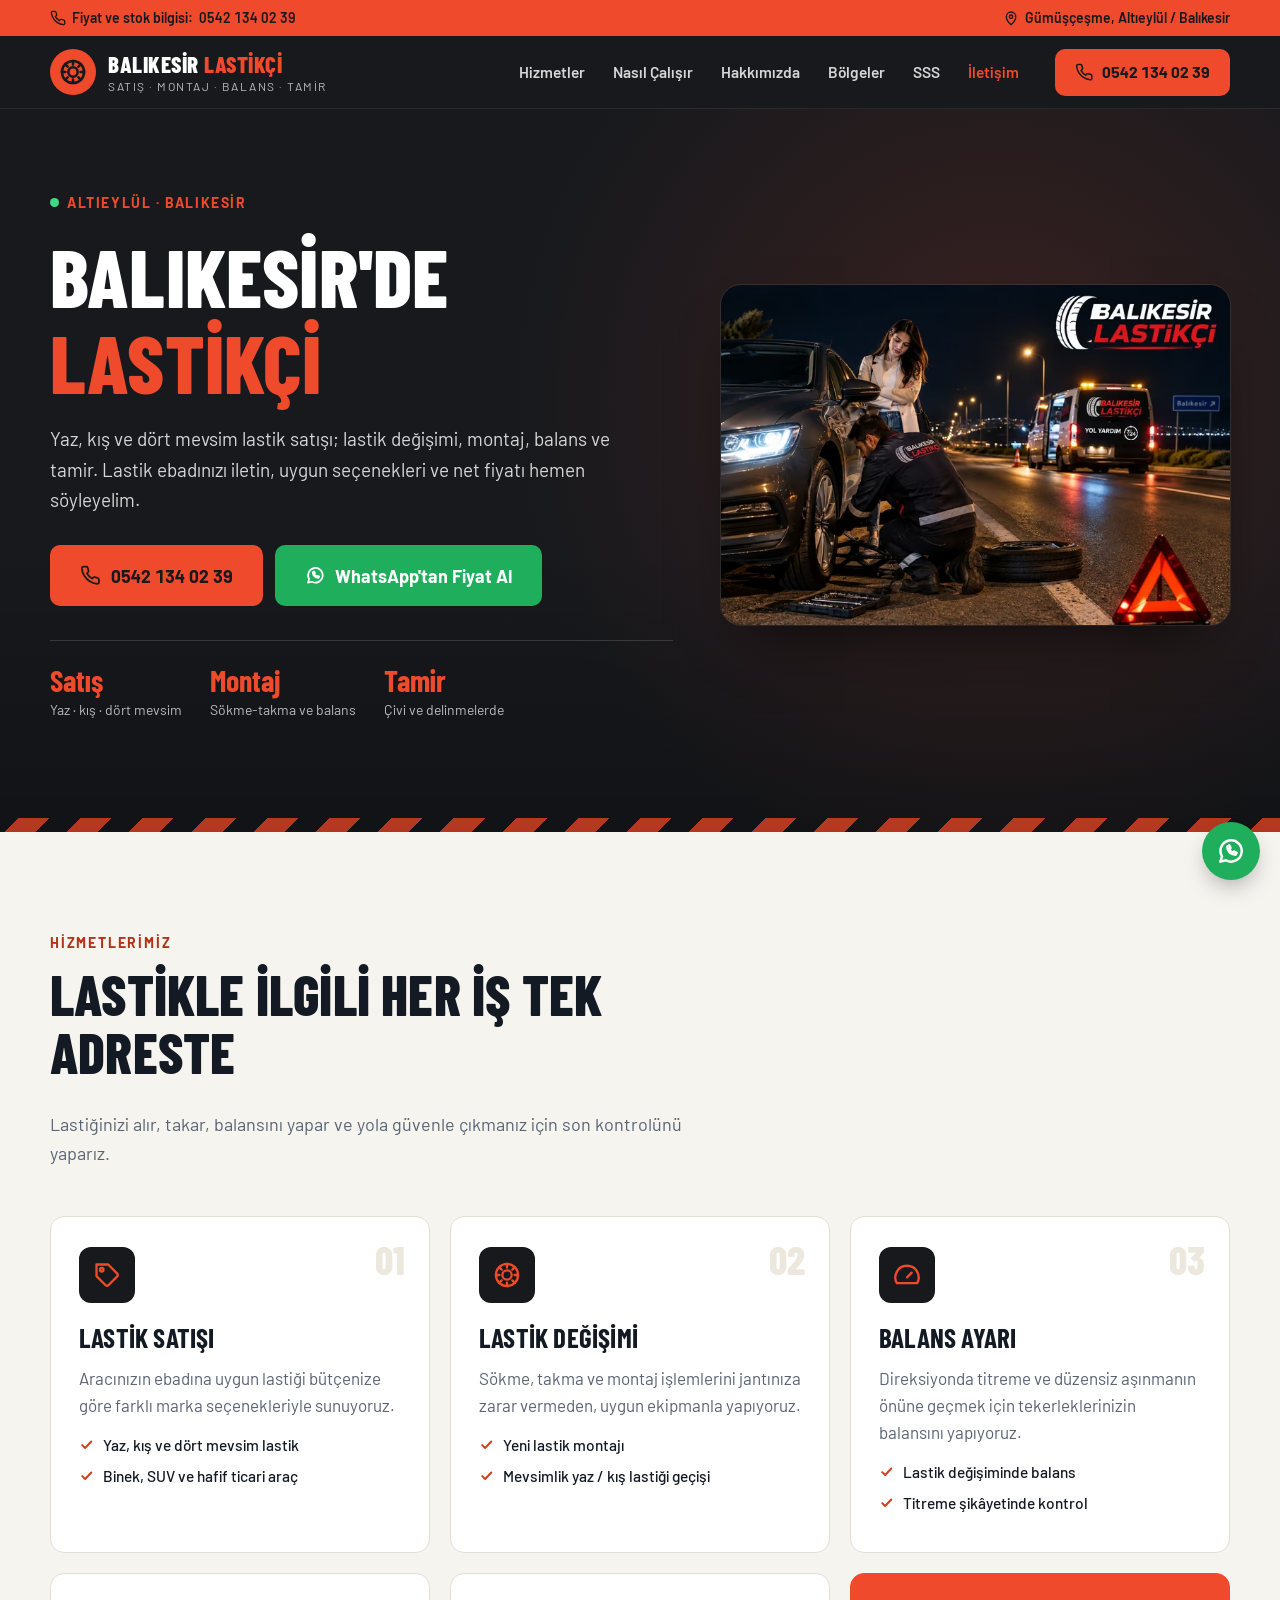
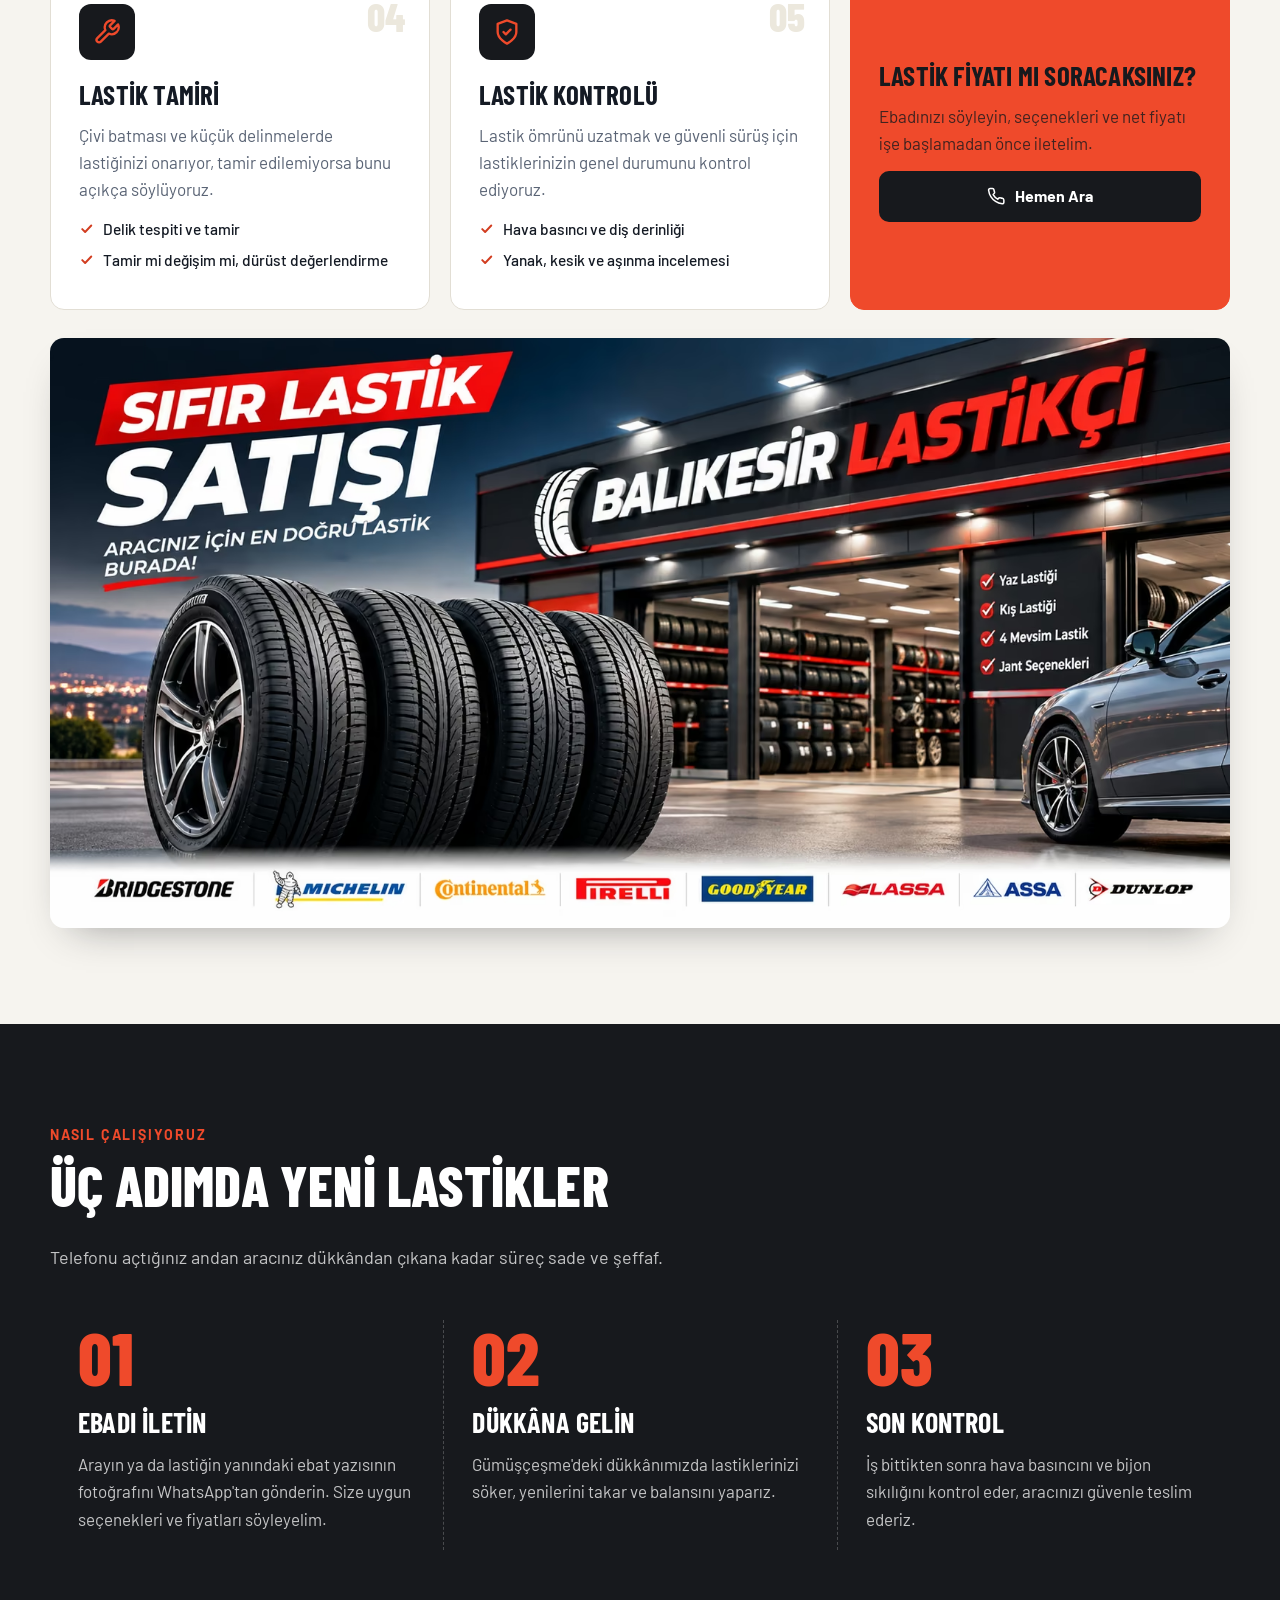
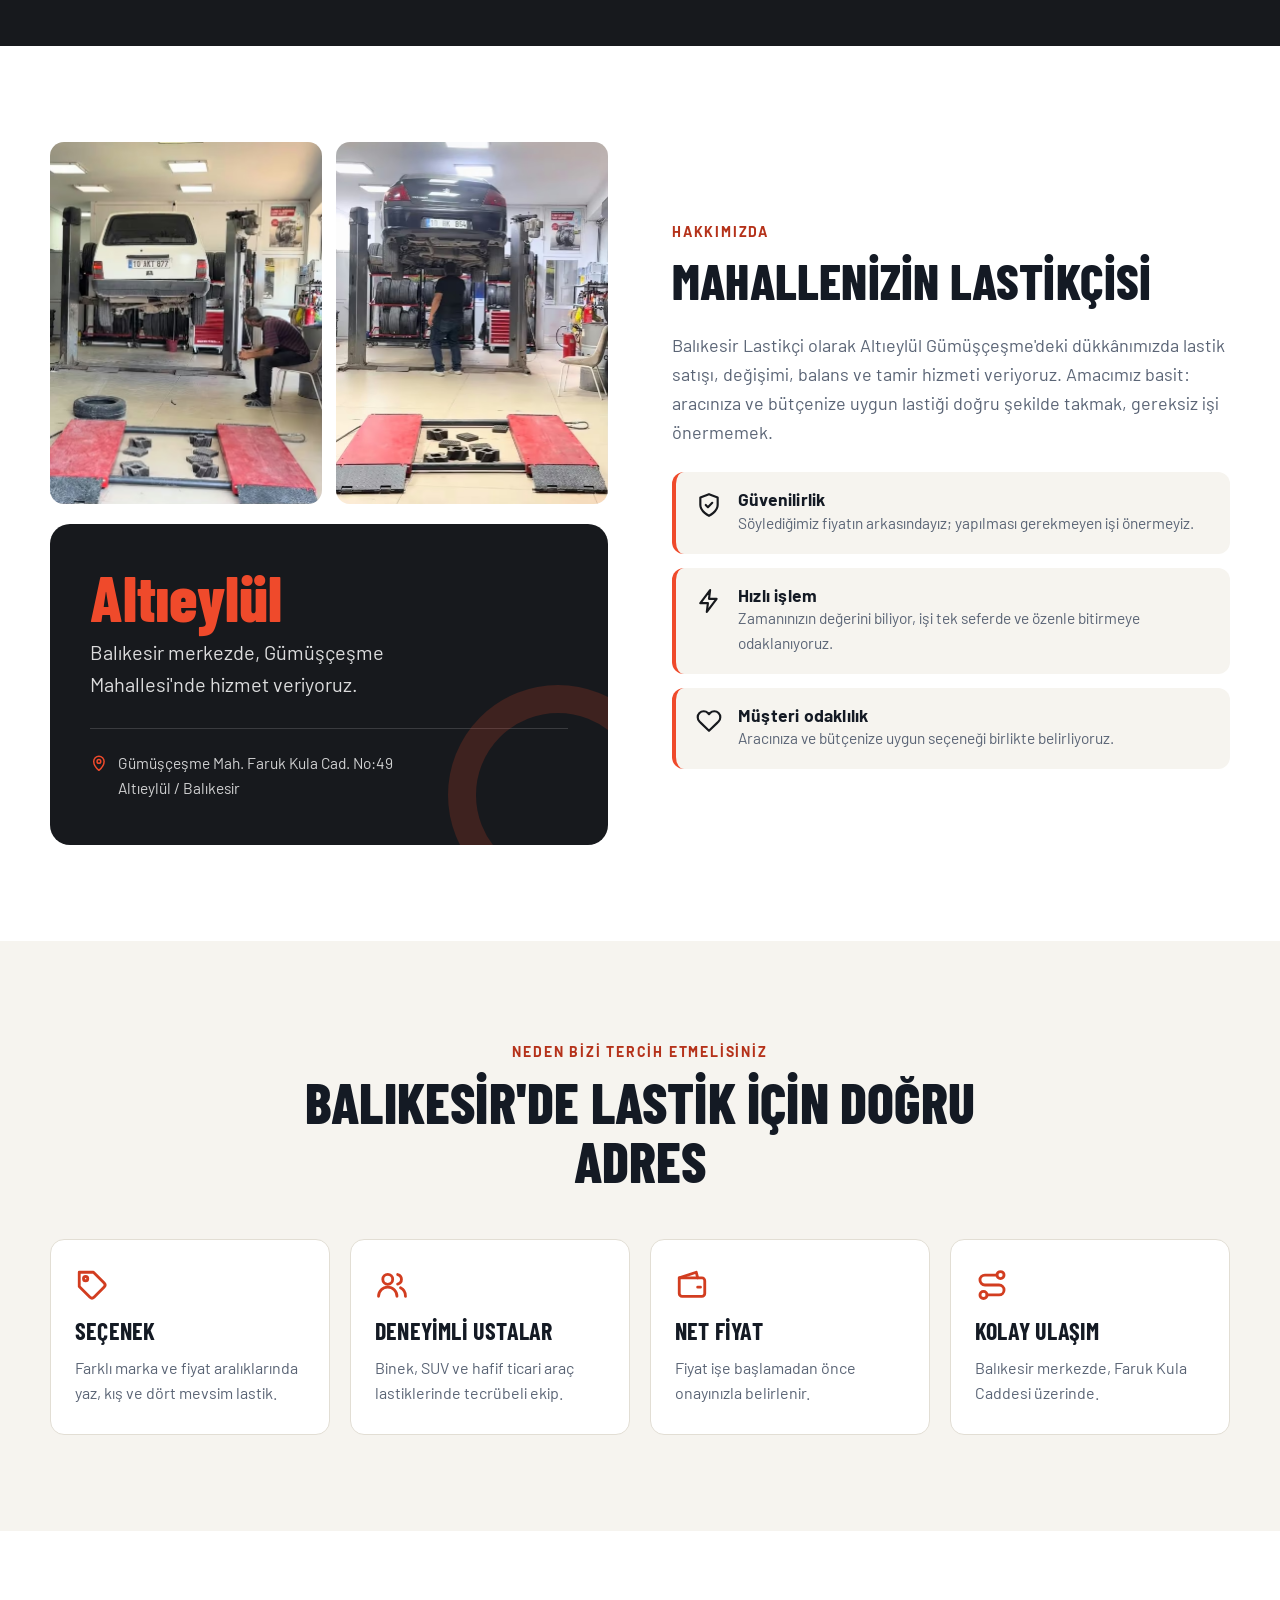
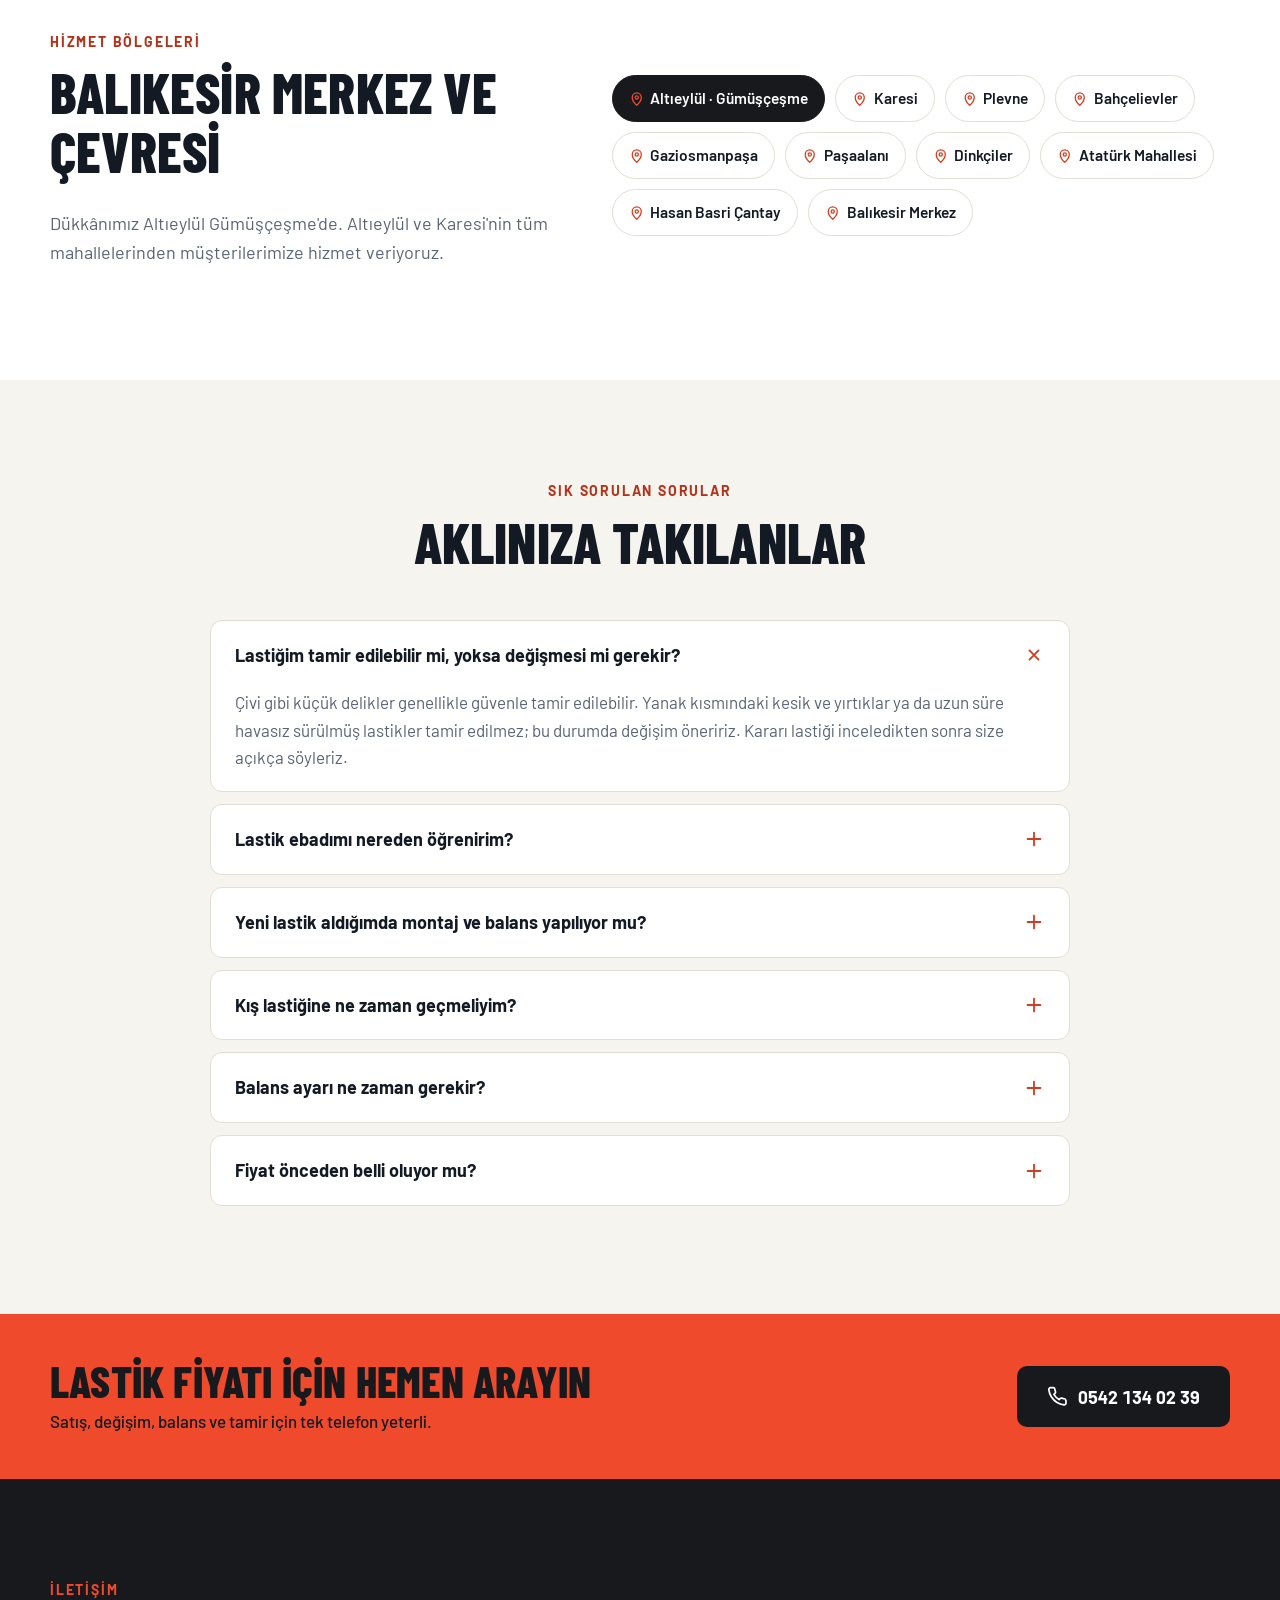
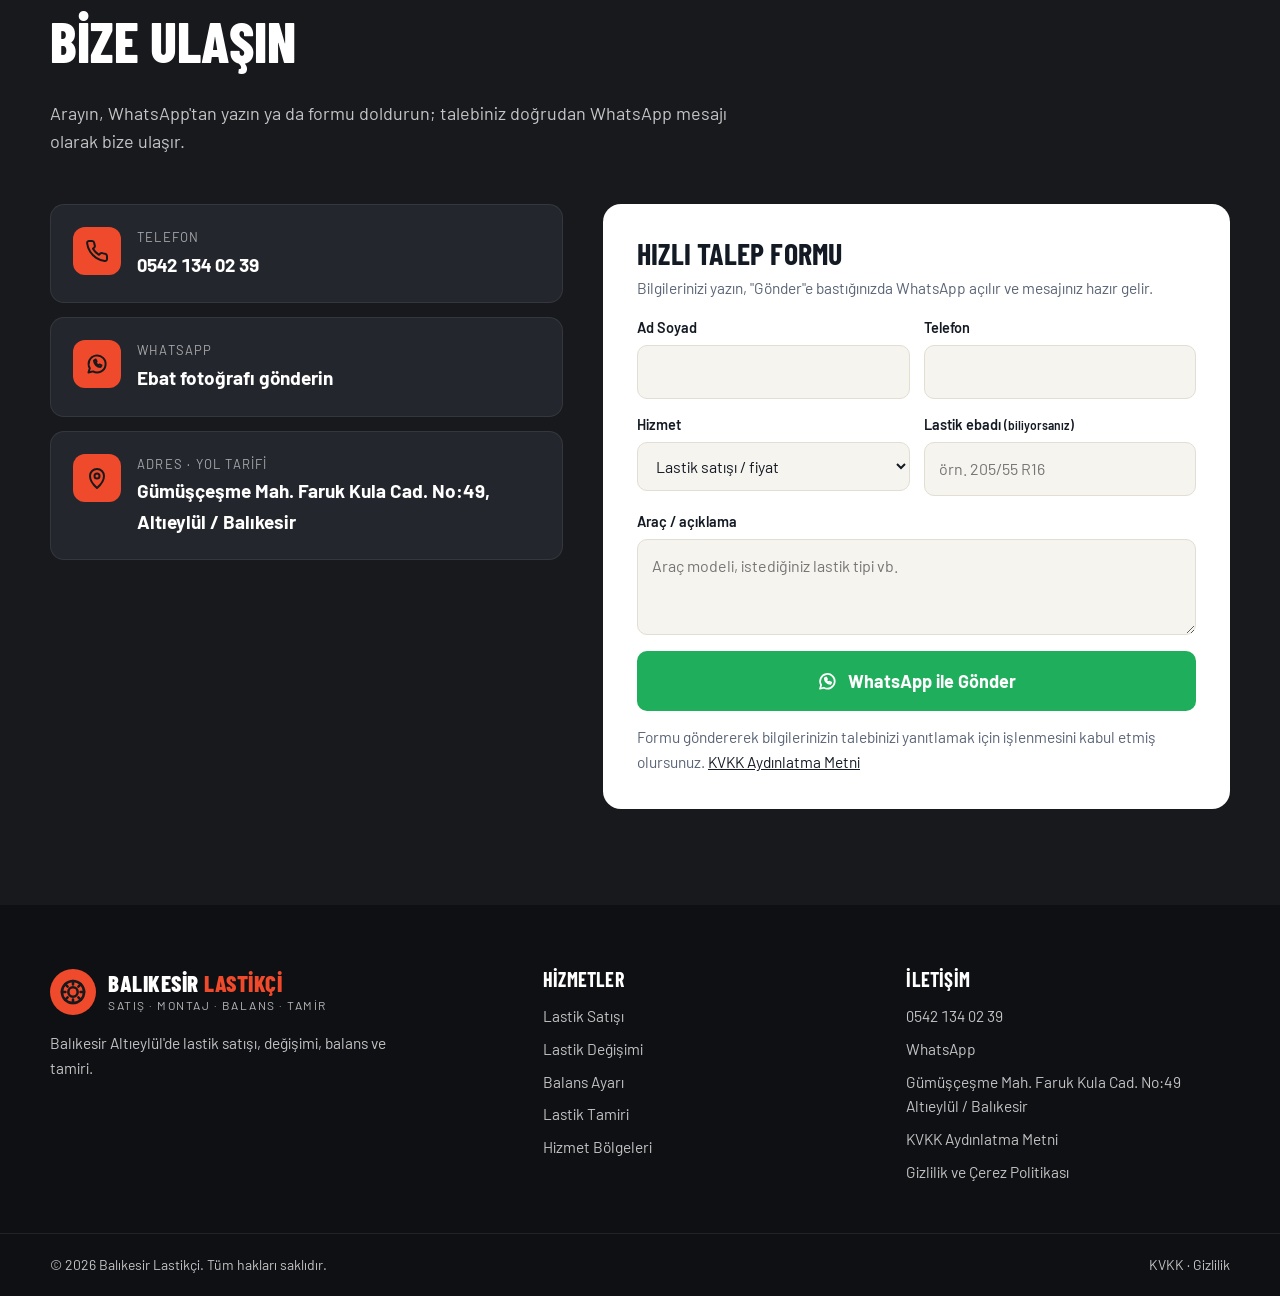
<file: index.html>
<!DOCTYPE html>
<html lang="tr">
<head>
<meta charset="UTF-8">
<!-- Google Tag Manager -->
<script>(function(w,d,s,l,i){w[l]=w[l]||[];w[l].push({'gtm.start':
new Date().getTime(),event:'gtm.js'});var f=d.getElementsByTagName(s)[0],
j=d.createElement(s),dl=l!='dataLayer'?'&l='+l:'';j.async=true;j.src=
'https://www.googletagmanager.com/gtm.js?id='+i+dl;f.parentNode.insertBefore(j,f);
})(window,document,'script','dataLayer','GTM-PXCJHRDJ');</script>
<!-- End Google Tag Manager -->
<meta name="viewport" content="width=device-width, initial-scale=1.0">
<title>Balıkesir Lastikçi | Lastik Satışı, Değişimi, Tamiri ve Balans – Altıeylül</title>
<meta name="description" content="Balıkesir Altıeylül'de lastikçi: yaz, kış ve dört mevsim lastik satışı, lastik değişimi, montaj, balans ve lastik tamiri. Gümüşçeşme Mah. Faruk Kula Cad. No:49. ☎ 0542 134 02 39">
<link rel="canonical" href="https://otolastik724.com.tr/">
<meta name="robots" content="index, follow, max-image-preview:large">
<meta name="geo.region" content="TR-10">
<meta name="geo.placename" content="Altıeylül, Balıkesir">
<meta property="og:type" content="website">
<meta property="og:locale" content="tr_TR">
<meta property="og:site_name" content="Balıkesir Lastikçi">
<meta property="og:title" content="Balıkesir Lastikçi | Lastik Satışı, Değişimi, Tamiri ve Balans">
<meta property="og:description" content="Altıeylül Gümüşçeşme'de lastik satışı, değişimi, balans ve tamiri. ☎ 0542 134 02 39">
<meta property="og:url" content="https://otolastik724.com.tr/">
<meta property="og:image" content="https://otolastik724.com.tr/assets/img/og-image.jpg">
<meta property="og:image:width" content="1200">
<meta property="og:image:height" content="630">
<meta name="twitter:card" content="summary_large_image">
<meta name="theme-color" content="#17191d">
<link rel="icon" href="assets/img/favicon.svg" type="image/svg+xml">
<link rel="preconnect" href="https://fonts.googleapis.com">
<link rel="preconnect" href="https://fonts.gstatic.com" crossorigin>
<link href="https://fonts.googleapis.com/css2?family=Barlow:wght@400;500;600;700&family=Barlow+Condensed:wght@600;700;800&display=swap" rel="stylesheet">
<link rel="stylesheet" href="assets/css/style.css">
<script type="application/ld+json">
{
  "@context": "https://schema.org",
  "@graph": [
    {
      "@type": ["TireShop", "AutoRepair"],
      "@id": "https://otolastik724.com.tr/#isletme",
      "name": "Balıkesir Lastikçi",
      "description": "Balıkesir Altıeylül'de lastik satışı, lastik değişimi ve montajı, balans ayarı ve lastik tamiri.",
      "url": "https://otolastik724.com.tr/",
      "telephone": "+90-542-134-02-39",
      "image": "https://otolastik724.com.tr/assets/img/og-image.jpg",
      "logo": "https://otolastik724.com.tr/assets/img/favicon.svg",
      "priceRange": "₺₺",
      "address": {
        "@type": "PostalAddress",
        "streetAddress": "Gümüşçeşme Mahallesi Faruk Kula Caddesi No:49",
        "addressLocality": "Altıeylül",
        "addressRegion": "Balıkesir",
        "addressCountry": "TR"
      },
      "hasMap": "https://www.google.com/maps/search/?api=1&query=G%C3%BCm%C3%BC%C5%9F%C3%A7e%C5%9Fme%20Mah.%20Faruk%20Kula%20Cad.%20No%3A49%20Alt%C4%B1eyl%C3%BCl%20Bal%C4%B1kesir",
      "areaServed": [
        {"@type": "City", "name": "Balıkesir"},
        {"@type": "AdministrativeArea", "name": "Altıeylül"},
        {"@type": "AdministrativeArea", "name": "Karesi"}
      ],
      "hasOfferCatalog": {
        "@type": "OfferCatalog",
        "name": "Lastik hizmetleri",
        "itemListElement": [
          {"@type": "Offer", "itemOffered": {"@type": "Service", "name": "Lastik satışı"}},
          {"@type": "Offer", "itemOffered": {"@type": "Service", "name": "Lastik değişimi ve montajı"}},
          {"@type": "Offer", "itemOffered": {"@type": "Service", "name": "Balans ayarı"}},
          {"@type": "Offer", "itemOffered": {"@type": "Service", "name": "Lastik tamiri"}},
          {"@type": "Offer", "itemOffered": {"@type": "Service", "name": "Mevsimlik lastik değişimi"}},
          {"@type": "Offer", "itemOffered": {"@type": "Service", "name": "Lastik kontrolü"}}
        ]
      }
    },
    {
      "@type": "WebSite",
      "@id": "https://otolastik724.com.tr/#site",
      "url": "https://otolastik724.com.tr/",
      "name": "Balıkesir Lastikçi",
      "inLanguage": "tr-TR",
      "publisher": {"@id": "https://otolastik724.com.tr/#isletme"}
    },
    {
      "@type": "FAQPage",
      "mainEntity": [
        {"@type": "Question", "name": "Lastiğim tamir edilebilir mi, yoksa değişmesi mi gerekir?", "acceptedAnswer": {"@type": "Answer", "text": "Çivi gibi küçük delikler genellikle güvenle tamir edilebilir. Yanak kısmındaki kesik ve yırtıklar ya da uzun süre havasız sürülmüş lastikler tamir edilmez; bu durumda değişim öneririz. Kararı lastiği inceledikten sonra size açıkça söyleriz."}},
        {"@type": "Question", "name": "Lastik ebadımı nereden öğrenirim?", "acceptedAnswer": {"@type": "Answer", "text": "Ebat, lastiğin yan yüzeyinde yazar; örneğin 205/55 R16 91V. Bu yazının fotoğrafını WhatsApp'tan göndermeniz yeterlidir; uygun seçenekleri ve fiyatları size iletelim."}},
        {"@type": "Question", "name": "Yeni lastik aldığımda montaj ve balans yapılıyor mu?", "acceptedAnswer": {"@type": "Answer", "text": "Evet. Aldığınız lastiğin sökme-takma, montaj ve balans işlemlerini dükkânımızda yapıyoruz."}},
        {"@type": "Question", "name": "Kış lastiğine ne zaman geçmeliyim?", "acceptedAnswer": {"@type": "Answer", "text": "Hava sıcaklığı düzenli olarak 7 °C'nin altına düşmeye başladığında kış lastiğine geçmeniz önerilir. Ticari araçlar için yasal kış lastiği zorunluluğu da bu döneme denk gelir."}},
        {"@type": "Question", "name": "Balans ayarı ne zaman gerekir?", "acceptedAnswer": {"@type": "Answer", "text": "Lastik değişiminde, tamirden sonra veya belirli hızlarda direksiyonda titreme hissettiğinizde balans yaptırmanız gerekir."}},
        {"@type": "Question", "name": "Fiyat önceden belli oluyor mu?", "acceptedAnswer": {"@type": "Answer", "text": "Evet. Lastik ebadını ve yapılacak işi öğrendikten sonra fiyatı telefonda ya da WhatsApp'tan söylüyoruz; işe başlamadan önce onayınızı alıyoruz."}}
      ]
    }
  ]
}
</script>
</head>
<body>
<!-- Google Tag Manager (noscript) -->
<noscript><iframe src="https://www.googletagmanager.com/ns.html?id=GTM-PXCJHRDJ"
height="0" width="0" style="display:none;visibility:hidden"></iframe></noscript>
<!-- End Google Tag Manager (noscript) -->
<a href="#icerik" class="skip">İçeriğe atla</a>

<div class="topbar">
  <div class="container">
    <span><svg class="ic" aria-hidden="true"><use href="assets/img/icons.svg#i-phone"/></svg> Fiyat ve stok bilgisi: <a href="tel:+905421340239" class="num">0542 134 02 39</a></span>
    <span class="t-hide"><svg class="ic" aria-hidden="true"><use href="assets/img/icons.svg#i-pin"/></svg> Gümüşçeşme, Altıeylül / Balıkesir</span>
  </div>
</div>

<header class="header" id="header">
  <div class="container header__inner">
    <a href="#anasayfa" class="logo" aria-label="Balıkesir Lastikçi anasayfa">
      <span class="logo__mark" aria-hidden="true"><svg class="ic"><use href="assets/img/icons.svg#i-tire"/></svg></span>
      <span class="logo__text"><span class="logo__name">BALIKESİR <span>LASTİKÇİ</span></span><span class="logo__sub">Satış · Montaj · Balans · Tamir</span></span>
    </a>
    <nav class="nav" id="nav" aria-label="Ana menü">
      <ul class="nav__list">
        <li><a href="#hizmetler" class="nav__link">Hizmetler</a></li>
        <li><a href="#surec" class="nav__link">Nasıl Çalışır</a></li>
        <li><a href="#hakkimizda" class="nav__link">Hakkımızda</a></li>
        <li><a href="#bolgeler" class="nav__link">Bölgeler</a></li>
        <li><a href="#sss" class="nav__link">SSS</a></li>
        <li><a href="#iletisim" class="nav__link">İletişim</a></li>
      </ul>
      <div class="nav__mobile-cta">
        <a href="tel:+905421340239" class="btn btn--yellow btn--block"><svg class="ic" aria-hidden="true"><use href="assets/img/icons.svg#i-phone"/></svg> 0542 134 02 39</a>
        <a href="https://wa.me/905421340239?text=Merhaba%2C%20lastik%20i%C3%A7in%20bilgi%20almak%20istiyorum." target="_blank" rel="noopener" class="btn btn--wa btn--block"><svg class="ic" aria-hidden="true"><use href="assets/img/icons.svg#i-wa"/></svg> WhatsApp'tan Yazın</a>
      </div>
    </nav>
    <a href="tel:+905421340239" class="btn btn--yellow header__cta"><svg class="ic" aria-hidden="true"><use href="assets/img/icons.svg#i-phone"/></svg> <span class="num">0542 134 02 39</span></a>
    <button class="hamburger" id="hamburger" aria-label="Menüyü aç/kapat" aria-expanded="false" aria-controls="nav"><svg class="ic ic--menu" aria-hidden="true"><use href="assets/img/icons.svg#i-menu"/></svg><svg class="ic ic--close" aria-hidden="true"><use href="assets/img/icons.svg#i-close"/></svg></button>
  </div>
</header>

<main id="icerik">

<!-- 1. Hero -->
<section class="hero" id="anasayfa">
  <div class="container hero__inner">
    <div>
      <span class="eyebrow"><span class="dot" aria-hidden="true"></span> Altıeylül · Balıkesir</span>
      <h1>Balıkesir'de <em>lastikçi</em></h1>
      <p class="hero__lead">Yaz, kış ve dört mevsim lastik satışı; lastik değişimi, montaj, balans ve tamir. Lastik ebadınızı iletin, uygun seçenekleri ve net fiyatı hemen söyleyelim.</p>
      <div class="hero__actions">
        <a href="tel:+905421340239" class="btn btn--yellow btn--lg"><svg class="ic" aria-hidden="true"><use href="assets/img/icons.svg#i-phone"/></svg> <span class="num">0542 134 02 39</span></a>
        <a href="https://wa.me/905421340239?text=Merhaba%2C%20lastik%20fiyat%C4%B1%20almak%20istiyorum.%20Ebat%3A" target="_blank" rel="noopener" class="btn btn--wa btn--lg"><svg class="ic" aria-hidden="true"><use href="assets/img/icons.svg#i-wa"/></svg> WhatsApp'tan Fiyat Al</a>
      </div>
      <ul class="hero__facts">
        <li><strong>Satış</strong><span>Yaz · kış · dört mevsim</span></li>
        <li><strong>Montaj</strong><span>Sökme-takma ve balans</span></li>
        <li><strong>Tamir</strong><span>Çivi ve delinmelerde</span></li>
      </ul>
    </div>
    <div class="hero__art">
      <img src="assets/img/balikesir-lastikci-yol-yardim.avif" srcset="assets/img/balikesir-lastikci-yol-yardim-720.avif 720w, assets/img/balikesir-lastikci-yol-yardim.avif 1200w" sizes="(max-width: 900px) 100vw, 520px" width="1200" height="800" alt="Balıkesir Lastikçi ustası gece yol kenarında aracın lastiğini değiştiriyor" fetchpriority="high">
    </div>
  </div>
  <div class="stripe" aria-hidden="true"></div>
</section>

<!-- 2. Hizmetler -->
<section class="section" id="hizmetler">
  <div class="container">
    <div class="section__head reveal">
      <span class="kicker">Hizmetlerimiz</span>
      <h2>Lastikle ilgili her iş tek adreste</h2>
      <p>Lastiğinizi alır, takar, balansını yapar ve yola güvenle çıkmanız için son kontrolünü yaparız.</p>
    </div>
    <div class="services">
      <article class="service reveal">
        <span class="service__no" aria-hidden="true">01</span>
        <span class="service__ic"><svg class="ic" aria-hidden="true"><use href="assets/img/icons.svg#i-tag"/></svg></span>
        <h3>Lastik Satışı</h3>
        <p>Aracınızın ebadına uygun lastiği bütçenize göre farklı marka seçenekleriyle sunuyoruz.</p>
        <ul>
          <li><svg class="ic" aria-hidden="true"><use href="assets/img/icons.svg#i-check"/></svg> Yaz, kış ve dört mevsim lastik</li>
          <li><svg class="ic" aria-hidden="true"><use href="assets/img/icons.svg#i-check"/></svg> Binek, SUV ve hafif ticari araç</li>
        </ul>
      </article>
      <article class="service reveal">
        <span class="service__no" aria-hidden="true">02</span>
        <span class="service__ic"><svg class="ic" aria-hidden="true"><use href="assets/img/icons.svg#i-tire"/></svg></span>
        <h3>Lastik Değişimi</h3>
        <p>Sökme, takma ve montaj işlemlerini jantınıza zarar vermeden, uygun ekipmanla yapıyoruz.</p>
        <ul>
          <li><svg class="ic" aria-hidden="true"><use href="assets/img/icons.svg#i-check"/></svg> Yeni lastik montajı</li>
          <li><svg class="ic" aria-hidden="true"><use href="assets/img/icons.svg#i-check"/></svg> Mevsimlik yaz / kış lastiği geçişi</li>
        </ul>
      </article>
      <article class="service reveal">
        <span class="service__no" aria-hidden="true">03</span>
        <span class="service__ic"><svg class="ic" aria-hidden="true"><use href="assets/img/icons.svg#i-gauge"/></svg></span>
        <h3>Balans Ayarı</h3>
        <p>Direksiyonda titreme ve düzensiz aşınmanın önüne geçmek için tekerleklerinizin balansını yapıyoruz.</p>
        <ul>
          <li><svg class="ic" aria-hidden="true"><use href="assets/img/icons.svg#i-check"/></svg> Lastik değişiminde balans</li>
          <li><svg class="ic" aria-hidden="true"><use href="assets/img/icons.svg#i-check"/></svg> Titreme şikâyetinde kontrol</li>
        </ul>
      </article>
      <article class="service reveal">
        <span class="service__no" aria-hidden="true">04</span>
        <span class="service__ic"><svg class="ic" aria-hidden="true"><use href="assets/img/icons.svg#i-wrench"/></svg></span>
        <h3>Lastik Tamiri</h3>
        <p>Çivi batması ve küçük delinmelerde lastiğinizi onarıyor, tamir edilemiyorsa bunu açıkça söylüyoruz.</p>
        <ul>
          <li><svg class="ic" aria-hidden="true"><use href="assets/img/icons.svg#i-check"/></svg> Delik tespiti ve tamir</li>
          <li><svg class="ic" aria-hidden="true"><use href="assets/img/icons.svg#i-check"/></svg> Tamir mi değişim mi, dürüst değerlendirme</li>
        </ul>
      </article>
      <article class="service reveal">
        <span class="service__no" aria-hidden="true">05</span>
        <span class="service__ic"><svg class="ic" aria-hidden="true"><use href="assets/img/icons.svg#i-shield"/></svg></span>
        <h3>Lastik Kontrolü</h3>
        <p>Lastik ömrünü uzatmak ve güvenli sürüş için lastiklerinizin genel durumunu kontrol ediyoruz.</p>
        <ul>
          <li><svg class="ic" aria-hidden="true"><use href="assets/img/icons.svg#i-check"/></svg> Hava basıncı ve diş derinliği</li>
          <li><svg class="ic" aria-hidden="true"><use href="assets/img/icons.svg#i-check"/></svg> Yanak, kesik ve aşınma incelemesi</li>
        </ul>
      </article>
      <article class="service service--cta reveal">
        <h3>Lastik fiyatı mı soracaksınız?</h3>
        <p>Ebadınızı söyleyin, seçenekleri ve net fiyatı işe başlamadan önce iletelim.</p>
        <a href="tel:+905421340239" class="btn btn--navy"><svg class="ic" aria-hidden="true"><use href="assets/img/icons.svg#i-phone"/></svg> Hemen Ara</a>
      </article>
    </div>
    <a class="promo reveal" href="https://wa.me/905421340239?text=Merhaba%2C%20s%C4%B1f%C4%B1r%20lastik%20fiyat%C4%B1%20almak%20istiyorum.%20Ebat%3A" target="_blank" rel="noopener">
      <img src="assets/img/balikesir-sifir-lastik-satisi.avif" srcset="assets/img/balikesir-sifir-lastik-satisi-800.avif 800w, assets/img/balikesir-sifir-lastik-satisi.avif 1600w" sizes="(max-width: 1212px) 100vw, 1180px" width="1600" height="800" loading="lazy" alt="Balıkesir Lastikçi sıfır lastik satışı: yaz, kış, dört mevsim lastik ve jant seçenekleri">
    </a>
  </div>
</section>

<!-- 3. Süreç -->
<section class="section section--navy" id="surec">
  <div class="container">
    <div class="section__head reveal">
      <span class="kicker">Nasıl çalışıyoruz</span>
      <h2>Üç adımda yeni lastikler</h2>
      <p>Telefonu açtığınız andan aracınız dükkândan çıkana kadar süreç sade ve şeffaf.</p>
    </div>
    <div class="steps">
      <div class="step reveal">
        <div class="step__no">01</div>
        <h3>Ebadı iletin</h3>
        <p>Arayın ya da lastiğin yanındaki ebat yazısının fotoğrafını WhatsApp'tan gönderin. Size uygun seçenekleri ve fiyatları söyleyelim.</p>
      </div>
      <div class="step reveal">
        <div class="step__no">02</div>
        <h3>Dükkâna gelin</h3>
        <p>Gümüşçeşme'deki dükkânımızda lastiklerinizi söker, yenilerini takar ve balansını yaparız.</p>
      </div>
      <div class="step reveal">
        <div class="step__no">03</div>
        <h3>Son kontrol</h3>
        <p>İş bittikten sonra hava basıncını ve bijon sıkılığını kontrol eder, aracınızı güvenle teslim ederiz.</p>
      </div>
    </div>
  </div>
</section>

<!-- 4. Hakkımızda -->
<section class="section section--white" id="hakkimizda">
  <div class="container about">
    <div class="about__side">
    <div class="about__photos reveal">
      <img src="assets/img/balikesir-lastikci-dukkan-1.avif" width="547" height="737" loading="lazy" alt="Gümüşçeşme'deki dükkânımızda lift üzerinde araç, lastik rafları">
      <img src="assets/img/balikesir-lastikci-dukkan-2.avif" width="545" height="740" loading="lazy" alt="Balıkesir Lastikçi atölyesinde lift ve rot balans ekipmanı">
    </div>
    <div class="about__badge reveal">
      <div class="about__year" style="font-size:clamp(40px,6vw,64px)">Altıeylül</div>
      <p>Balıkesir merkezde, Gümüşçeşme Mahallesi'nde hizmet veriyoruz.</p>
      <div class="about__addr"><svg class="ic" aria-hidden="true"><use href="assets/img/icons.svg#i-pin"/></svg> <span>Gümüşçeşme Mah. Faruk Kula Cad. No:49<br>Altıeylül / Balıkesir</span></div>
    </div>
    </div>
    <div class="about__text reveal">
      <span class="kicker">Hakkımızda</span>
      <h2>Mahallenizin lastikçisi</h2>
      <p>Balıkesir Lastikçi olarak Altıeylül Gümüşçeşme'deki dükkânımızda lastik satışı, değişimi, balans ve tamir hizmeti veriyoruz. Amacımız basit: aracınıza ve bütçenize uygun lastiği doğru şekilde takmak, gereksiz işi önermemek.</p>
      <div class="values">
        <div class="value"><svg class="ic" aria-hidden="true"><use href="assets/img/icons.svg#i-shield"/></svg><div><h3>Güvenilirlik</h3><p>Söylediğimiz fiyatın arkasındayız; yapılması gerekmeyen işi önermeyiz.</p></div></div>
        <div class="value"><svg class="ic" aria-hidden="true"><use href="assets/img/icons.svg#i-bolt"/></svg><div><h3>Hızlı işlem</h3><p>Zamanınızın değerini biliyor, işi tek seferde ve özenle bitirmeye odaklanıyoruz.</p></div></div>
        <div class="value"><svg class="ic" aria-hidden="true"><use href="assets/img/icons.svg#i-heart"/></svg><div><h3>Müşteri odaklılık</h3><p>Aracınıza ve bütçenize uygun seçeneği birlikte belirliyoruz.</p></div></div>
      </div>
    </div>
  </div>
</section>

<!-- 5. Neden biz -->
<section class="section" id="neden-biz">
  <div class="container">
    <div class="section__head section__head--center reveal">
      <span class="kicker">Neden bizi tercih etmelisiniz</span>
      <h2>Balıkesir'de lastik için doğru adres</h2>
    </div>
    <div class="why">
      <div class="why__item reveal"><svg class="ic" aria-hidden="true"><use href="assets/img/icons.svg#i-tag"/></svg><h3>Seçenek</h3><p>Farklı marka ve fiyat aralıklarında yaz, kış ve dört mevsim lastik.</p></div>
      <div class="why__item reveal"><svg class="ic" aria-hidden="true"><use href="assets/img/icons.svg#i-users"/></svg><h3>Deneyimli ustalar</h3><p>Binek, SUV ve hafif ticari araç lastiklerinde tecrübeli ekip.</p></div>
      <div class="why__item reveal"><svg class="ic" aria-hidden="true"><use href="assets/img/icons.svg#i-wallet"/></svg><h3>Net fiyat</h3><p>Fiyat işe başlamadan önce onayınızla belirlenir.</p></div>
      <div class="why__item reveal"><svg class="ic" aria-hidden="true"><use href="assets/img/icons.svg#i-route"/></svg><h3>Kolay ulaşım</h3><p>Balıkesir merkezde, Faruk Kula Caddesi üzerinde.</p></div>
    </div>
  </div>
</section>

<!-- 6. Bölgeler -->
<section class="section section--white" id="bolgeler">
  <div class="container areas">
    <div class="section__head reveal" style="margin-bottom:0">
      <span class="kicker">Hizmet bölgeleri</span>
      <h2>Balıkesir merkez ve çevresi</h2>
      <p>Dükkânımız Altıeylül Gümüşçeşme'de. Altıeylül ve Karesi'nin tüm mahallelerinden müşterilerimize hizmet veriyoruz.</p>
    </div>
    <ul class="areas__list reveal">
      <li class="is-home"><svg class="ic" aria-hidden="true"><use href="assets/img/icons.svg#i-pin"/></svg> Altıeylül · Gümüşçeşme</li>
      <li><svg class="ic" aria-hidden="true"><use href="assets/img/icons.svg#i-pin"/></svg> Karesi</li>
      <li><svg class="ic" aria-hidden="true"><use href="assets/img/icons.svg#i-pin"/></svg> Plevne</li>
      <li><svg class="ic" aria-hidden="true"><use href="assets/img/icons.svg#i-pin"/></svg> Bahçelievler</li>
      <li><svg class="ic" aria-hidden="true"><use href="assets/img/icons.svg#i-pin"/></svg> Gaziosmanpaşa</li>
      <li><svg class="ic" aria-hidden="true"><use href="assets/img/icons.svg#i-pin"/></svg> Paşaalanı</li>
      <li><svg class="ic" aria-hidden="true"><use href="assets/img/icons.svg#i-pin"/></svg> Dinkçiler</li>
      <li><svg class="ic" aria-hidden="true"><use href="assets/img/icons.svg#i-pin"/></svg> Atatürk Mahallesi</li>
      <li><svg class="ic" aria-hidden="true"><use href="assets/img/icons.svg#i-pin"/></svg> Hasan Basri Çantay</li>
      <li><svg class="ic" aria-hidden="true"><use href="assets/img/icons.svg#i-pin"/></svg> Balıkesir Merkez</li>
    </ul>
  </div>
</section>

<!-- 7. SSS -->
<section class="section" id="sss">
  <div class="container">
    <div class="section__head section__head--center reveal">
      <span class="kicker">Sık sorulan sorular</span>
      <h2>Aklınıza takılanlar</h2>
    </div>
    <div class="faq reveal">
      <details open><summary>Lastiğim tamir edilebilir mi, yoksa değişmesi mi gerekir?<svg class="ic" aria-hidden="true"><use href="assets/img/icons.svg#i-plus"/></svg></summary><p>Çivi gibi küçük delikler genellikle güvenle tamir edilebilir. Yanak kısmındaki kesik ve yırtıklar ya da uzun süre havasız sürülmüş lastikler tamir edilmez; bu durumda değişim öneririz. Kararı lastiği inceledikten sonra size açıkça söyleriz.</p></details>
      <details><summary>Lastik ebadımı nereden öğrenirim?<svg class="ic" aria-hidden="true"><use href="assets/img/icons.svg#i-plus"/></svg></summary><p>Ebat, lastiğin yan yüzeyinde yazar; örneğin 205/55 R16 91V. Bu yazının fotoğrafını WhatsApp'tan göndermeniz yeterlidir; uygun seçenekleri ve fiyatları size iletelim.</p></details>
      <details><summary>Yeni lastik aldığımda montaj ve balans yapılıyor mu?<svg class="ic" aria-hidden="true"><use href="assets/img/icons.svg#i-plus"/></svg></summary><p>Evet. Aldığınız lastiğin sökme-takma, montaj ve balans işlemlerini dükkânımızda yapıyoruz.</p></details>
      <details><summary>Kış lastiğine ne zaman geçmeliyim?<svg class="ic" aria-hidden="true"><use href="assets/img/icons.svg#i-plus"/></svg></summary><p>Hava sıcaklığı düzenli olarak 7 °C'nin altına düşmeye başladığında kış lastiğine geçmeniz önerilir. Ticari araçlar için yasal kış lastiği zorunluluğu da bu döneme denk gelir.</p></details>
      <details><summary>Balans ayarı ne zaman gerekir?<svg class="ic" aria-hidden="true"><use href="assets/img/icons.svg#i-plus"/></svg></summary><p>Lastik değişiminde, tamirden sonra veya belirli hızlarda direksiyonda titreme hissettiğinizde balans yaptırmanız gerekir.</p></details>
      <details><summary>Fiyat önceden belli oluyor mu?<svg class="ic" aria-hidden="true"><use href="assets/img/icons.svg#i-plus"/></svg></summary><p>Evet. Lastik ebadını ve yapılacak işi öğrendikten sonra fiyatı telefonda ya da WhatsApp'tan söylüyoruz; işe başlamadan önce onayınızı alıyoruz.</p></details>
    </div>
  </div>
</section>

<section class="cta-band">
  <div class="container">
    <div>
      <h2>Lastik fiyatı için hemen arayın</h2>
      <p>Satış, değişim, balans ve tamir için tek telefon yeterli.</p>
    </div>
    <div class="cta-band__actions">
      <a href="tel:+905421340239" class="btn btn--navy btn--lg"><svg class="ic" aria-hidden="true"><use href="assets/img/icons.svg#i-phone"/></svg> <span class="num">0542 134 02 39</span></a>
    </div>
  </div>
</section>

<!-- İletişim -->
<section class="section section--navy" id="iletisim">
  <div class="container">
    <div class="section__head reveal">
      <span class="kicker">İletişim</span>
      <h2>Bize ulaşın</h2>
      <p>Arayın, WhatsApp'tan yazın ya da formu doldurun; talebiniz doğrudan WhatsApp mesajı olarak bize ulaşır.</p>
    </div>
    <div class="contact">
      <div class="contact__cards reveal">
        <a class="ccard" href="tel:+905421340239"><span class="ccard__ic"><svg class="ic" aria-hidden="true"><use href="assets/img/icons.svg#i-phone"/></svg></span><span><small>Telefon</small><strong class="num">0542 134 02 39</strong></span></a>
        <a class="ccard" href="https://wa.me/905421340239?text=Merhaba%2C%20lastik%20i%C3%A7in%20bilgi%20almak%20istiyorum." target="_blank" rel="noopener"><span class="ccard__ic"><svg class="ic" aria-hidden="true"><use href="assets/img/icons.svg#i-wa"/></svg></span><span><small>WhatsApp</small><strong>Ebat fotoğrafı gönderin</strong></span></a>
        <a class="ccard" href="https://www.google.com/maps/search/?api=1&amp;query=G%C3%BCm%C3%BC%C5%9F%C3%A7e%C5%9Fme%20Mah.%20Faruk%20Kula%20Cad.%20No%3A49%20Alt%C4%B1eyl%C3%BCl%20Bal%C4%B1kesir" target="_blank" rel="noopener"><span class="ccard__ic"><svg class="ic" aria-hidden="true"><use href="assets/img/icons.svg#i-pin"/></svg></span><span><small>Adres · Yol tarifi</small><strong>Gümüşçeşme Mah. Faruk Kula Cad. No:49, Altıeylül / Balıkesir</strong></span></a>
      </div>
      <form class="form reveal" id="contactForm" novalidate>
        <h3>Hızlı talep formu</h3>
        <p>Bilgilerinizi yazın, "Gönder"e bastığınızda WhatsApp açılır ve mesajınız hazır gelir.</p>
        <div class="form__grid">
          <div class="field"><label for="f-ad">Ad Soyad</label><input id="f-ad" name="ad" autocomplete="name" required></div>
          <div class="field"><label for="f-tel">Telefon</label><input id="f-tel" name="telefon" type="tel" autocomplete="tel" inputmode="tel" required></div>
          <div class="field"><label for="f-hizmet">Hizmet</label>
            <select id="f-hizmet" name="hizmet">
              <option>Lastik satışı / fiyat</option>
              <option>Lastik değişimi</option>
              <option>Balans ayarı</option>
              <option>Lastik tamiri</option>
              <option>Lastik kontrolü</option>
            </select>
          </div>
          <div class="field"><label for="f-ebat">Lastik ebadı <small>(biliyorsanız)</small></label><input id="f-ebat" name="ebat" placeholder="örn. 205/55 R16"></div>
          <div class="field field--full"><label for="f-mesaj">Araç / açıklama</label><textarea id="f-mesaj" name="mesaj" placeholder="Araç modeli, istediğiniz lastik tipi vb."></textarea></div>
        </div>
        <button type="submit" class="btn btn--wa btn--block btn--lg" style="margin-top:16px"><svg class="ic" aria-hidden="true"><use href="assets/img/icons.svg#i-wa"/></svg> WhatsApp ile Gönder</button>
        <p class="form__note">Formu göndererek bilgilerinizin talebinizi yanıtlamak için işlenmesini kabul etmiş olursunuz. <a href="kvkk.html">KVKK Aydınlatma Metni</a></p>
      </form>
    </div>
  </div>
</section>

</main>

<!-- FOOTER: geçici. Kalıcı footer içeriği müşteriden gelecek; KVKK/Gizlilik linkleri Ads için kalmalı. -->
<footer class="footer">
  <div class="container footer__grid">
    <div>
      <a href="#anasayfa" class="logo" aria-label="Balıkesir Lastikçi anasayfa"><span class="logo__mark" aria-hidden="true"><svg class="ic"><use href="assets/img/icons.svg#i-tire"/></svg></span><span class="logo__text"><span class="logo__name">BALIKESİR <span>LASTİKÇİ</span></span><span class="logo__sub">Satış · Montaj · Balans · Tamir</span></span></a>
      <p>Balıkesir Altıeylül'de lastik satışı, değişimi, balans ve tamiri.</p>
    </div>
    <div>
      <h4>Hizmetler</h4>
      <ul class="footer__links">
        <li><a href="#hizmetler">Lastik Satışı</a></li>
        <li><a href="#hizmetler">Lastik Değişimi</a></li>
        <li><a href="#hizmetler">Balans Ayarı</a></li>
        <li><a href="#hizmetler">Lastik Tamiri</a></li>
        <li><a href="#bolgeler">Hizmet Bölgeleri</a></li>
      </ul>
    </div>
    <div>
      <h4>İletişim</h4>
      <ul class="footer__links">
        <li><a href="tel:+905421340239" class="num">0542 134 02 39</a></li>
        <li><a href="https://wa.me/905421340239" target="_blank" rel="noopener">WhatsApp</a></li>
        <li>Gümüşçeşme Mah. Faruk Kula Cad. No:49<br>Altıeylül / Balıkesir</li>
        <li><a href="kvkk.html">KVKK Aydınlatma Metni</a></li>
        <li><a href="gizlilik-politikasi.html">Gizlilik ve Çerez Politikası</a></li>
      </ul>
    </div>
  </div>
  <div class="footer__bottom">
    <div class="container">
      <span>© <span data-year>2026</span> Balıkesir Lastikçi. Tüm hakları saklıdır.</span>
      <span><a href="kvkk.html">KVKK</a> · <a href="gizlilik-politikasi.html">Gizlilik</a><span data-cookie-settings hidden> · <a href="#">Çerez Tercihleri</a></span></span>
    </div>
  </div>
</footer>

<a href="https://wa.me/905421340239?text=Merhaba%2C%20lastik%20i%C3%A7in%20bilgi%20almak%20istiyorum." class="fab-wa" target="_blank" rel="noopener" aria-label="WhatsApp ile yazın"><svg class="ic" aria-hidden="true"><use href="assets/img/icons.svg#i-wa"/></svg></a>
<div class="mobile-bar">
  <a href="tel:+905421340239"><svg class="ic" aria-hidden="true"><use href="assets/img/icons.svg#i-phone"/></svg> Hemen Ara</a>
  <a href="https://wa.me/905421340239?text=Merhaba%2C%20lastik%20i%C3%A7in%20bilgi%20almak%20istiyorum." target="_blank" rel="noopener"><svg class="ic" aria-hidden="true"><use href="assets/img/icons.svg#i-wa"/></svg> WhatsApp</a>
</div>

<script src="assets/js/consent.js" defer></script>
<script src="assets/js/main.js" defer></script>
</body>
</html>
</file>
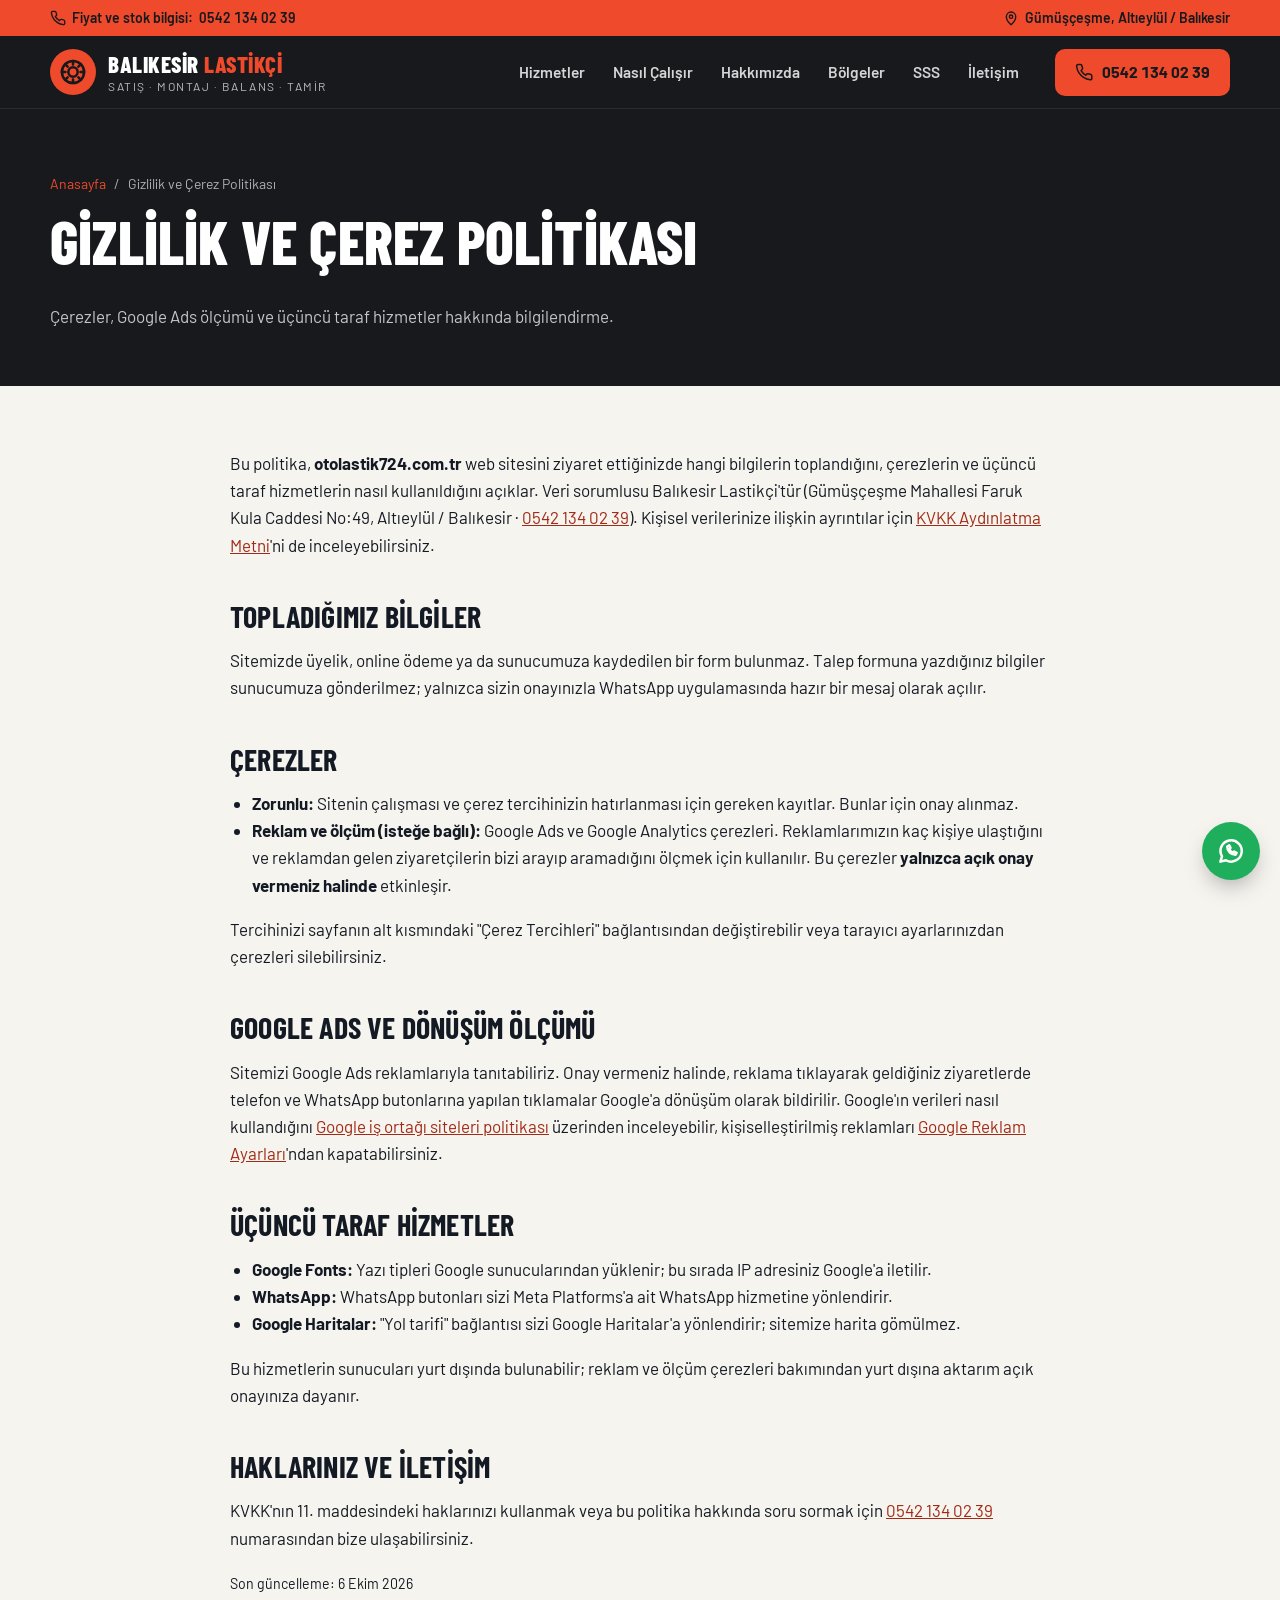
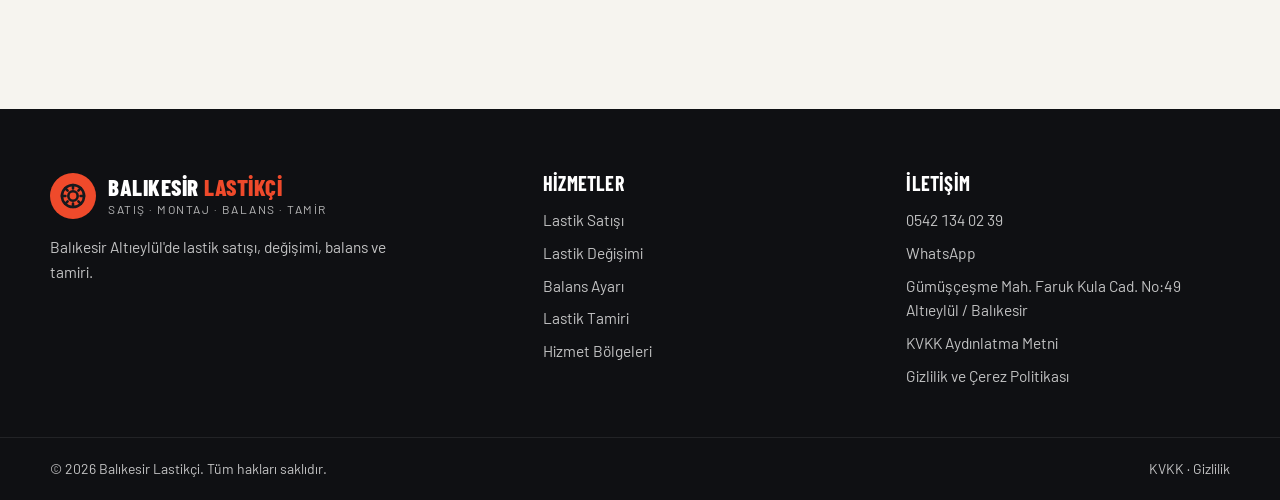
<file: gizlilik-politikasi.html>
<!DOCTYPE html>
<html lang="tr">
<head>
<meta charset="UTF-8">
<!-- Google Tag Manager -->
<script>(function(w,d,s,l,i){w[l]=w[l]||[];w[l].push({'gtm.start':
new Date().getTime(),event:'gtm.js'});var f=d.getElementsByTagName(s)[0],
j=d.createElement(s),dl=l!='dataLayer'?'&l='+l:'';j.async=true;j.src=
'https://www.googletagmanager.com/gtm.js?id='+i+dl;f.parentNode.insertBefore(j,f);
})(window,document,'script','dataLayer','GTM-PXCJHRDJ');</script>
<!-- End Google Tag Manager -->
<meta name="viewport" content="width=device-width, initial-scale=1.0">
<title>Gizlilik ve Çerez Politikası | Balıkesir Lastikçi</title>
<meta name="description" content="Balıkesir Lastikçi gizlilik ve çerez politikası: çerezler, Google Ads ölçümü ve üçüncü taraf hizmetler.">
<link rel="canonical" href="https://otolastik724.com.tr/gizlilik-politikasi.html">
<meta name="robots" content="index, follow">
<meta name="geo.region" content="TR-10">
<meta name="geo.placename" content="Altıeylül, Balıkesir">
<meta property="og:type" content="website">
<meta property="og:locale" content="tr_TR">
<meta property="og:site_name" content="Balıkesir Lastikçi">
<meta property="og:title" content="Gizlilik ve Çerez Politikası | Balıkesir Lastikçi">
<meta property="og:description" content="Balıkesir Lastikçi gizlilik ve çerez politikası: çerezler, Google Ads ölçümü ve üçüncü taraf hizmetler.">
<meta property="og:url" content="https://otolastik724.com.tr/gizlilik-politikasi.html">
<meta property="og:image" content="https://otolastik724.com.tr/assets/img/og-image.jpg">
<meta name="twitter:card" content="summary_large_image">
<meta name="theme-color" content="#17191d">
<link rel="icon" href="assets/img/favicon.svg" type="image/svg+xml">
<link rel="preconnect" href="https://fonts.googleapis.com">
<link rel="preconnect" href="https://fonts.gstatic.com" crossorigin>
<link href="https://fonts.googleapis.com/css2?family=Barlow:wght@400;500;600;700&family=Barlow+Condensed:wght@600;700;800&display=swap" rel="stylesheet">
<link rel="stylesheet" href="assets/css/style.css">
<script type="application/ld+json">{"@context":"https://schema.org","@type":"BreadcrumbList","itemListElement":[{"@type":"ListItem","position":1,"name":"Anasayfa","item":"https://otolastik724.com.tr/"},{"@type":"ListItem","position":2,"name":"Gizlilik ve Çerez Politikası","item":"https://otolastik724.com.tr/gizlilik-politikasi.html"}]}</script>
</head>
<body>
<!-- Google Tag Manager (noscript) -->
<noscript><iframe src="https://www.googletagmanager.com/ns.html?id=GTM-PXCJHRDJ"
height="0" width="0" style="display:none;visibility:hidden"></iframe></noscript>
<!-- End Google Tag Manager (noscript) -->
<a href="#icerik" class="skip">İçeriğe atla</a>

<div class="topbar">
  <div class="container">
    <span><svg class="ic" aria-hidden="true"><use href="assets/img/icons.svg#i-phone"/></svg> Fiyat ve stok bilgisi: <a href="tel:+905421340239" class="num">0542 134 02 39</a></span>
    <span class="t-hide"><svg class="ic" aria-hidden="true"><use href="assets/img/icons.svg#i-pin"/></svg> Gümüşçeşme, Altıeylül / Balıkesir</span>
  </div>
</div>

<header class="header" id="header">
  <div class="container header__inner">
    <a href="index.html#anasayfa" class="logo" aria-label="Balıkesir Lastikçi anasayfa">
      <span class="logo__mark" aria-hidden="true"><svg class="ic"><use href="assets/img/icons.svg#i-tire"/></svg></span>
      <span class="logo__text"><span class="logo__name">BALIKESİR <span>LASTİKÇİ</span></span><span class="logo__sub">Satış · Montaj · Balans · Tamir</span></span>
    </a>
    <nav class="nav" id="nav" aria-label="Ana menü">
      <ul class="nav__list">
        <li><a href="index.html#hizmetler" class="nav__link">Hizmetler</a></li>
        <li><a href="index.html#surec" class="nav__link">Nasıl Çalışır</a></li>
        <li><a href="index.html#hakkimizda" class="nav__link">Hakkımızda</a></li>
        <li><a href="index.html#bolgeler" class="nav__link">Bölgeler</a></li>
        <li><a href="index.html#sss" class="nav__link">SSS</a></li>
        <li><a href="index.html#iletisim" class="nav__link">İletişim</a></li>
      </ul>
      <div class="nav__mobile-cta">
        <a href="tel:+905421340239" class="btn btn--yellow btn--block"><svg class="ic" aria-hidden="true"><use href="assets/img/icons.svg#i-phone"/></svg> 0542 134 02 39</a>
        <a href="https://wa.me/905421340239?text=Merhaba%2C%20lastik%20i%C3%A7in%20bilgi%20almak%20istiyorum." target="_blank" rel="noopener" class="btn btn--wa btn--block"><svg class="ic" aria-hidden="true"><use href="assets/img/icons.svg#i-wa"/></svg> WhatsApp'tan Yazın</a>
      </div>
    </nav>
    <a href="tel:+905421340239" class="btn btn--yellow header__cta"><svg class="ic" aria-hidden="true"><use href="assets/img/icons.svg#i-phone"/></svg> <span class="num">0542 134 02 39</span></a>
    <button class="hamburger" id="hamburger" aria-label="Menüyü aç/kapat" aria-expanded="false" aria-controls="nav"><svg class="ic ic--menu" aria-hidden="true"><use href="assets/img/icons.svg#i-menu"/></svg><svg class="ic ic--close" aria-hidden="true"><use href="assets/img/icons.svg#i-close"/></svg></button>
  </div>
</header>

<main id="icerik">
<section class="page-hero">
  <div class="container">
    <ul class="crumbs" aria-label="Sayfa yolu"><li><a href="index.html">Anasayfa</a></li><li>Gizlilik ve Çerez Politikası</li></ul>
    <h1>Gizlilik ve Çerez Politikası</h1>
    <p>Çerezler, Google Ads ölçümü ve üçüncü taraf hizmetler hakkında bilgilendirme.</p>
  </div>
</section>
<section class="section" style="padding-top:64px">
  <div class="container prose">
    <p>Bu politika, <strong>otolastik724.com.tr</strong> web sitesini ziyaret ettiğinizde hangi bilgilerin toplandığını, çerezlerin ve üçüncü taraf hizmetlerin nasıl kullanıldığını açıklar. Veri sorumlusu Balıkesir Lastikçi'tür (Gümüşçeşme Mahallesi Faruk Kula Caddesi No:49, Altıeylül / Balıkesir · <a href="tel:+905421340239">0542 134 02 39</a>). Kişisel verilerinize ilişkin ayrıntılar için <a href="kvkk.html">KVKK Aydınlatma Metni</a>'ni de inceleyebilirsiniz.</p>
    <h2>Topladığımız bilgiler</h2>
    <p>Sitemizde üyelik, online ödeme ya da sunucumuza kaydedilen bir form bulunmaz. Talep formuna yazdığınız bilgiler sunucumuza gönderilmez; yalnızca sizin onayınızla WhatsApp uygulamasında hazır bir mesaj olarak açılır.</p>
    <h2>Çerezler</h2>
    <ul>
      <li><strong>Zorunlu:</strong> Sitenin çalışması ve çerez tercihinizin hatırlanması için gereken kayıtlar. Bunlar için onay alınmaz.</li>
      <li><strong>Reklam ve ölçüm (isteğe bağlı):</strong> Google Ads ve Google Analytics çerezleri. Reklamlarımızın kaç kişiye ulaştığını ve reklamdan gelen ziyaretçilerin bizi arayıp aramadığını ölçmek için kullanılır. Bu çerezler <strong>yalnızca açık onay vermeniz halinde</strong> etkinleşir.</li>
    </ul>
    <p>Tercihinizi sayfanın alt kısmındaki "Çerez Tercihleri" bağlantısından değiştirebilir veya tarayıcı ayarlarınızdan çerezleri silebilirsiniz.</p>
    <h2>Google Ads ve dönüşüm ölçümü</h2>
    <p>Sitemizi Google Ads reklamlarıyla tanıtabiliriz. Onay vermeniz halinde, reklama tıklayarak geldiğiniz ziyaretlerde telefon ve WhatsApp butonlarına yapılan tıklamalar Google'a dönüşüm olarak bildirilir. Google'ın verileri nasıl kullandığını <a href="https://policies.google.com/technologies/partner-sites?hl=tr" target="_blank" rel="noopener">Google iş ortağı siteleri politikası</a> üzerinden inceleyebilir, kişiselleştirilmiş reklamları <a href="https://adssettings.google.com/" target="_blank" rel="noopener">Google Reklam Ayarları</a>'ndan kapatabilirsiniz.</p>
    <h2>Üçüncü taraf hizmetler</h2>
    <ul>
      <li><strong>Google Fonts:</strong> Yazı tipleri Google sunucularından yüklenir; bu sırada IP adresiniz Google'a iletilir.</li>
      <li><strong>WhatsApp:</strong> WhatsApp butonları sizi Meta Platforms'a ait WhatsApp hizmetine yönlendirir.</li>
      <li><strong>Google Haritalar:</strong> "Yol tarifi" bağlantısı sizi Google Haritalar'a yönlendirir; sitemize harita gömülmez.</li>
    </ul>
    <p>Bu hizmetlerin sunucuları yurt dışında bulunabilir; reklam ve ölçüm çerezleri bakımından yurt dışına aktarım açık onayınıza dayanır.</p>
    <h2>Haklarınız ve iletişim</h2>
    <p>KVKK'nın 11. maddesindeki haklarınızı kullanmak veya bu politika hakkında soru sormak için <a href="tel:+905421340239">0542 134 02 39</a> numarasından bize ulaşabilirsiniz.</p>
    <p><small>Son güncelleme: 6 Ekim 2026</small></p>
  </div>
</section>
</main>

<!-- FOOTER: geçici. Kalıcı footer içeriği müşteriden gelecek; KVKK/Gizlilik linkleri Ads için kalmalı. -->
<footer class="footer">
  <div class="container footer__grid">
    <div>
      <a href="index.html#anasayfa" class="logo" aria-label="Balıkesir Lastikçi anasayfa"><span class="logo__mark" aria-hidden="true"><svg class="ic"><use href="assets/img/icons.svg#i-tire"/></svg></span><span class="logo__text"><span class="logo__name">BALIKESİR <span>LASTİKÇİ</span></span><span class="logo__sub">Satış · Montaj · Balans · Tamir</span></span></a>
      <p>Balıkesir Altıeylül'de lastik satışı, değişimi, balans ve tamiri.</p>
    </div>
    <div>
      <h4>Hizmetler</h4>
      <ul class="footer__links">
        <li><a href="index.html#hizmetler">Lastik Satışı</a></li>
        <li><a href="index.html#hizmetler">Lastik Değişimi</a></li>
        <li><a href="index.html#hizmetler">Balans Ayarı</a></li>
        <li><a href="index.html#hizmetler">Lastik Tamiri</a></li>
        <li><a href="index.html#bolgeler">Hizmet Bölgeleri</a></li>
      </ul>
    </div>
    <div>
      <h4>İletişim</h4>
      <ul class="footer__links">
        <li><a href="tel:+905421340239" class="num">0542 134 02 39</a></li>
        <li><a href="https://wa.me/905421340239" target="_blank" rel="noopener">WhatsApp</a></li>
        <li>Gümüşçeşme Mah. Faruk Kula Cad. No:49<br>Altıeylül / Balıkesir</li>
        <li><a href="kvkk.html">KVKK Aydınlatma Metni</a></li>
        <li><a href="gizlilik-politikasi.html">Gizlilik ve Çerez Politikası</a></li>
      </ul>
    </div>
  </div>
  <div class="footer__bottom">
    <div class="container">
      <span>© <span data-year>2026</span> Balıkesir Lastikçi. Tüm hakları saklıdır.</span>
      <span><a href="kvkk.html">KVKK</a> · <a href="gizlilik-politikasi.html">Gizlilik</a><span data-cookie-settings hidden> · <a href="#">Çerez Tercihleri</a></span></span>
    </div>
  </div>
</footer>

<a href="https://wa.me/905421340239?text=Merhaba%2C%20lastik%20i%C3%A7in%20bilgi%20almak%20istiyorum." class="fab-wa" target="_blank" rel="noopener" aria-label="WhatsApp ile yazın"><svg class="ic" aria-hidden="true"><use href="assets/img/icons.svg#i-wa"/></svg></a>
<div class="mobile-bar">
  <a href="tel:+905421340239"><svg class="ic" aria-hidden="true"><use href="assets/img/icons.svg#i-phone"/></svg> Hemen Ara</a>
  <a href="https://wa.me/905421340239?text=Merhaba%2C%20lastik%20i%C3%A7in%20bilgi%20almak%20istiyorum." target="_blank" rel="noopener"><svg class="ic" aria-hidden="true"><use href="assets/img/icons.svg#i-wa"/></svg> WhatsApp</a>
</div>

<script src="assets/js/consent.js" defer></script>
<script src="assets/js/main.js" defer></script>
</body>
</html>
</file>
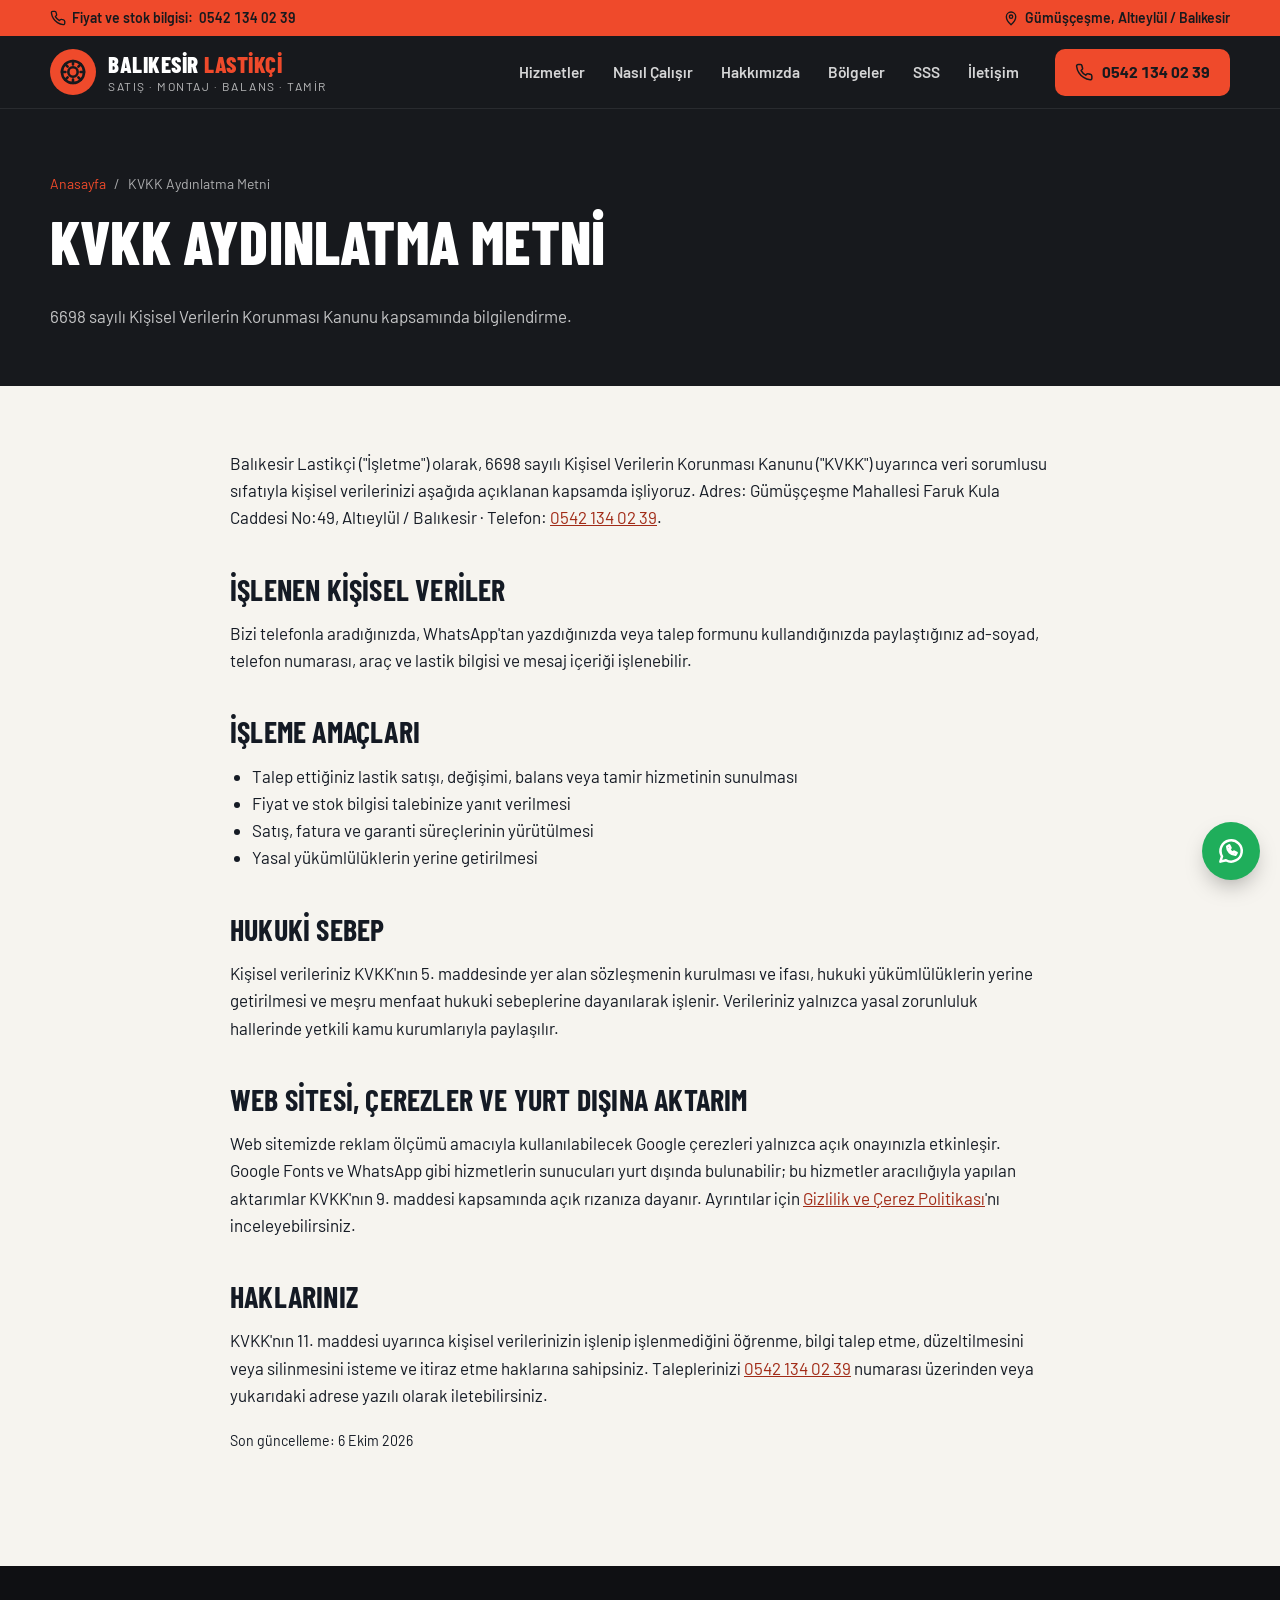
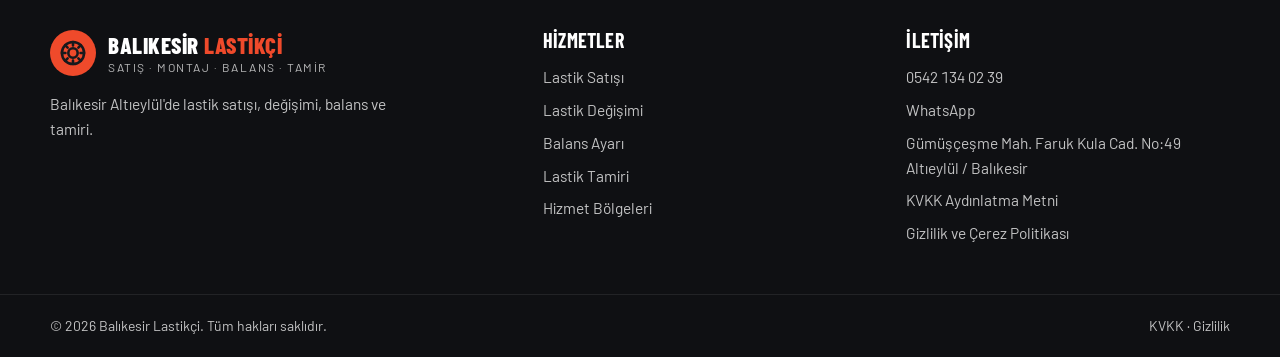
<file: kvkk.html>
<!DOCTYPE html>
<html lang="tr">
<head>
<meta charset="UTF-8">
<!-- Google Tag Manager -->
<script>(function(w,d,s,l,i){w[l]=w[l]||[];w[l].push({'gtm.start':
new Date().getTime(),event:'gtm.js'});var f=d.getElementsByTagName(s)[0],
j=d.createElement(s),dl=l!='dataLayer'?'&l='+l:'';j.async=true;j.src=
'https://www.googletagmanager.com/gtm.js?id='+i+dl;f.parentNode.insertBefore(j,f);
})(window,document,'script','dataLayer','GTM-PXCJHRDJ');</script>
<!-- End Google Tag Manager -->
<meta name="viewport" content="width=device-width, initial-scale=1.0">
<title>KVKK Aydınlatma Metni | Balıkesir Lastikçi</title>
<meta name="description" content="Balıkesir Lastikçi KVKK aydınlatma metni: hangi kişisel verilerin, hangi amaçla işlendiği ve haklarınız.">
<link rel="canonical" href="https://otolastik724.com.tr/kvkk.html">
<meta name="robots" content="index, follow">
<meta name="geo.region" content="TR-10">
<meta name="geo.placename" content="Altıeylül, Balıkesir">
<meta property="og:type" content="website">
<meta property="og:locale" content="tr_TR">
<meta property="og:site_name" content="Balıkesir Lastikçi">
<meta property="og:title" content="KVKK Aydınlatma Metni | Balıkesir Lastikçi">
<meta property="og:description" content="Balıkesir Lastikçi KVKK aydınlatma metni: hangi kişisel verilerin, hangi amaçla işlendiği ve haklarınız.">
<meta property="og:url" content="https://otolastik724.com.tr/kvkk.html">
<meta property="og:image" content="https://otolastik724.com.tr/assets/img/og-image.jpg">
<meta name="twitter:card" content="summary_large_image">
<meta name="theme-color" content="#17191d">
<link rel="icon" href="assets/img/favicon.svg" type="image/svg+xml">
<link rel="preconnect" href="https://fonts.googleapis.com">
<link rel="preconnect" href="https://fonts.gstatic.com" crossorigin>
<link href="https://fonts.googleapis.com/css2?family=Barlow:wght@400;500;600;700&family=Barlow+Condensed:wght@600;700;800&display=swap" rel="stylesheet">
<link rel="stylesheet" href="assets/css/style.css">
<script type="application/ld+json">{"@context":"https://schema.org","@type":"BreadcrumbList","itemListElement":[{"@type":"ListItem","position":1,"name":"Anasayfa","item":"https://otolastik724.com.tr/"},{"@type":"ListItem","position":2,"name":"KVKK Aydınlatma Metni","item":"https://otolastik724.com.tr/kvkk.html"}]}</script>
</head>
<body>
<!-- Google Tag Manager (noscript) -->
<noscript><iframe src="https://www.googletagmanager.com/ns.html?id=GTM-PXCJHRDJ"
height="0" width="0" style="display:none;visibility:hidden"></iframe></noscript>
<!-- End Google Tag Manager (noscript) -->
<a href="#icerik" class="skip">İçeriğe atla</a>

<div class="topbar">
  <div class="container">
    <span><svg class="ic" aria-hidden="true"><use href="assets/img/icons.svg#i-phone"/></svg> Fiyat ve stok bilgisi: <a href="tel:+905421340239" class="num">0542 134 02 39</a></span>
    <span class="t-hide"><svg class="ic" aria-hidden="true"><use href="assets/img/icons.svg#i-pin"/></svg> Gümüşçeşme, Altıeylül / Balıkesir</span>
  </div>
</div>

<header class="header" id="header">
  <div class="container header__inner">
    <a href="index.html#anasayfa" class="logo" aria-label="Balıkesir Lastikçi anasayfa">
      <span class="logo__mark" aria-hidden="true"><svg class="ic"><use href="assets/img/icons.svg#i-tire"/></svg></span>
      <span class="logo__text"><span class="logo__name">BALIKESİR <span>LASTİKÇİ</span></span><span class="logo__sub">Satış · Montaj · Balans · Tamir</span></span>
    </a>
    <nav class="nav" id="nav" aria-label="Ana menü">
      <ul class="nav__list">
        <li><a href="index.html#hizmetler" class="nav__link">Hizmetler</a></li>
        <li><a href="index.html#surec" class="nav__link">Nasıl Çalışır</a></li>
        <li><a href="index.html#hakkimizda" class="nav__link">Hakkımızda</a></li>
        <li><a href="index.html#bolgeler" class="nav__link">Bölgeler</a></li>
        <li><a href="index.html#sss" class="nav__link">SSS</a></li>
        <li><a href="index.html#iletisim" class="nav__link">İletişim</a></li>
      </ul>
      <div class="nav__mobile-cta">
        <a href="tel:+905421340239" class="btn btn--yellow btn--block"><svg class="ic" aria-hidden="true"><use href="assets/img/icons.svg#i-phone"/></svg> 0542 134 02 39</a>
        <a href="https://wa.me/905421340239?text=Merhaba%2C%20lastik%20i%C3%A7in%20bilgi%20almak%20istiyorum." target="_blank" rel="noopener" class="btn btn--wa btn--block"><svg class="ic" aria-hidden="true"><use href="assets/img/icons.svg#i-wa"/></svg> WhatsApp'tan Yazın</a>
      </div>
    </nav>
    <a href="tel:+905421340239" class="btn btn--yellow header__cta"><svg class="ic" aria-hidden="true"><use href="assets/img/icons.svg#i-phone"/></svg> <span class="num">0542 134 02 39</span></a>
    <button class="hamburger" id="hamburger" aria-label="Menüyü aç/kapat" aria-expanded="false" aria-controls="nav"><svg class="ic ic--menu" aria-hidden="true"><use href="assets/img/icons.svg#i-menu"/></svg><svg class="ic ic--close" aria-hidden="true"><use href="assets/img/icons.svg#i-close"/></svg></button>
  </div>
</header>

<main id="icerik">
<section class="page-hero">
  <div class="container">
    <ul class="crumbs" aria-label="Sayfa yolu"><li><a href="index.html">Anasayfa</a></li><li>KVKK Aydınlatma Metni</li></ul>
    <h1>KVKK Aydınlatma Metni</h1>
    <p>6698 sayılı Kişisel Verilerin Korunması Kanunu kapsamında bilgilendirme.</p>
  </div>
</section>
<section class="section" style="padding-top:64px">
  <div class="container prose">
    <p>Balıkesir Lastikçi ("İşletme") olarak, 6698 sayılı Kişisel Verilerin Korunması Kanunu ("KVKK") uyarınca veri sorumlusu sıfatıyla kişisel verilerinizi aşağıda açıklanan kapsamda işliyoruz. Adres: Gümüşçeşme Mahallesi Faruk Kula Caddesi No:49, Altıeylül / Balıkesir · Telefon: <a href="tel:+905421340239">0542 134 02 39</a>.</p>
    <h2>İşlenen kişisel veriler</h2>
    <p>Bizi telefonla aradığınızda, WhatsApp'tan yazdığınızda veya talep formunu kullandığınızda paylaştığınız ad-soyad, telefon numarası, araç ve lastik bilgisi ve mesaj içeriği işlenebilir.</p>
    <h2>İşleme amaçları</h2>
    <ul>
      <li>Talep ettiğiniz lastik satışı, değişimi, balans veya tamir hizmetinin sunulması</li>
      <li>Fiyat ve stok bilgisi talebinize yanıt verilmesi</li>
      <li>Satış, fatura ve garanti süreçlerinin yürütülmesi</li>
      <li>Yasal yükümlülüklerin yerine getirilmesi</li>
    </ul>
    <h2>Hukuki sebep</h2>
    <p>Kişisel verileriniz KVKK'nın 5. maddesinde yer alan sözleşmenin kurulması ve ifası, hukuki yükümlülüklerin yerine getirilmesi ve meşru menfaat hukuki sebeplerine dayanılarak işlenir. Verileriniz yalnızca yasal zorunluluk hallerinde yetkili kamu kurumlarıyla paylaşılır.</p>
    <h2>Web sitesi, çerezler ve yurt dışına aktarım</h2>
    <p>Web sitemizde reklam ölçümü amacıyla kullanılabilecek Google çerezleri yalnızca açık onayınızla etkinleşir. Google Fonts ve WhatsApp gibi hizmetlerin sunucuları yurt dışında bulunabilir; bu hizmetler aracılığıyla yapılan aktarımlar KVKK'nın 9. maddesi kapsamında açık rızanıza dayanır. Ayrıntılar için <a href="gizlilik-politikasi.html">Gizlilik ve Çerez Politikası</a>'nı inceleyebilirsiniz.</p>
    <h2>Haklarınız</h2>
    <p>KVKK'nın 11. maddesi uyarınca kişisel verilerinizin işlenip işlenmediğini öğrenme, bilgi talep etme, düzeltilmesini veya silinmesini isteme ve itiraz etme haklarına sahipsiniz. Taleplerinizi <a href="tel:+905421340239">0542 134 02 39</a> numarası üzerinden veya yukarıdaki adrese yazılı olarak iletebilirsiniz.</p>
    <p><small>Son güncelleme: 6 Ekim 2026</small></p>
  </div>
</section>
</main>

<!-- FOOTER: geçici. Kalıcı footer içeriği müşteriden gelecek; KVKK/Gizlilik linkleri Ads için kalmalı. -->
<footer class="footer">
  <div class="container footer__grid">
    <div>
      <a href="index.html#anasayfa" class="logo" aria-label="Balıkesir Lastikçi anasayfa"><span class="logo__mark" aria-hidden="true"><svg class="ic"><use href="assets/img/icons.svg#i-tire"/></svg></span><span class="logo__text"><span class="logo__name">BALIKESİR <span>LASTİKÇİ</span></span><span class="logo__sub">Satış · Montaj · Balans · Tamir</span></span></a>
      <p>Balıkesir Altıeylül'de lastik satışı, değişimi, balans ve tamiri.</p>
    </div>
    <div>
      <h4>Hizmetler</h4>
      <ul class="footer__links">
        <li><a href="index.html#hizmetler">Lastik Satışı</a></li>
        <li><a href="index.html#hizmetler">Lastik Değişimi</a></li>
        <li><a href="index.html#hizmetler">Balans Ayarı</a></li>
        <li><a href="index.html#hizmetler">Lastik Tamiri</a></li>
        <li><a href="index.html#bolgeler">Hizmet Bölgeleri</a></li>
      </ul>
    </div>
    <div>
      <h4>İletişim</h4>
      <ul class="footer__links">
        <li><a href="tel:+905421340239" class="num">0542 134 02 39</a></li>
        <li><a href="https://wa.me/905421340239" target="_blank" rel="noopener">WhatsApp</a></li>
        <li>Gümüşçeşme Mah. Faruk Kula Cad. No:49<br>Altıeylül / Balıkesir</li>
        <li><a href="kvkk.html">KVKK Aydınlatma Metni</a></li>
        <li><a href="gizlilik-politikasi.html">Gizlilik ve Çerez Politikası</a></li>
      </ul>
    </div>
  </div>
  <div class="footer__bottom">
    <div class="container">
      <span>© <span data-year>2026</span> Balıkesir Lastikçi. Tüm hakları saklıdır.</span>
      <span><a href="kvkk.html">KVKK</a> · <a href="gizlilik-politikasi.html">Gizlilik</a><span data-cookie-settings hidden> · <a href="#">Çerez Tercihleri</a></span></span>
    </div>
  </div>
</footer>

<a href="https://wa.me/905421340239?text=Merhaba%2C%20lastik%20i%C3%A7in%20bilgi%20almak%20istiyorum." class="fab-wa" target="_blank" rel="noopener" aria-label="WhatsApp ile yazın"><svg class="ic" aria-hidden="true"><use href="assets/img/icons.svg#i-wa"/></svg></a>
<div class="mobile-bar">
  <a href="tel:+905421340239"><svg class="ic" aria-hidden="true"><use href="assets/img/icons.svg#i-phone"/></svg> Hemen Ara</a>
  <a href="https://wa.me/905421340239?text=Merhaba%2C%20lastik%20i%C3%A7in%20bilgi%20almak%20istiyorum." target="_blank" rel="noopener"><svg class="ic" aria-hidden="true"><use href="assets/img/icons.svg#i-wa"/></svg> WhatsApp</a>
</div>

<script src="assets/js/consent.js" defer></script>
<script src="assets/js/main.js" defer></script>
</body>
</html>
</file>
<file: assets/css/style.css>
/* Balıkesir Lastikçi — kömür grisi + kırmızı-turuncu */
:root {
  --navy: #17191d;
  --navy-2: #23262c;
  --navy-3: #33373f;
  --yellow: #ef4a2b;
  --yellow-2: #f56b50;
  --ink: #141a24;
  --muted: #5a6475;
  --line: #e2ded4;
  --paper: #f6f4ef;
  --white: #ffffff;
  --wa: #1fae5b;
  --radius: 14px;
  --shadow: 0 18px 40px -22px rgba(23, 25, 29, .45);
  --head: 'Barlow Condensed', 'Arial Narrow', sans-serif;
  --body: 'Barlow', system-ui, -apple-system, 'Segoe UI', sans-serif;
}

*, *::before, *::after { box-sizing: border-box; }
html { scroll-behavior: smooth; scroll-padding-top: 84px; -webkit-text-size-adjust: 100%; }
body { margin: 0; font-family: var(--body); font-size: 17px; line-height: 1.6; color: var(--ink); background: var(--paper); }
img, svg { display: block; max-width: 100%; }
a { color: inherit; }
h1, h2, h3, h4 { font-family: var(--head); line-height: 1.05; margin: 0 0 .5em; letter-spacing: .2px; }
p { margin: 0 0 1em; }
ul { margin: 0; padding: 0; list-style: none; }
.container { width: min(1180px, 100% - 32px); margin-inline: auto; }
.num { font-variant-numeric: tabular-nums; white-space: nowrap; }
.skip { position: absolute; left: -999px; top: 8px; background: var(--yellow); color: var(--navy); padding: 8px 14px; z-index: 100; font-weight: 700; }
.skip:focus { left: 8px; }
:focus-visible { outline: 3px solid var(--yellow); outline-offset: 2px; }

.ic { width: 1.15em; height: 1.15em; fill: none; stroke: currentColor; stroke-width: 2; stroke-linecap: round; stroke-linejoin: round; flex: none; }

/* Butonlar */
.btn { display: inline-flex; align-items: center; justify-content: center; gap: .55em; padding: 14px 22px; border-radius: 10px; font: 700 16px/1 var(--body); text-decoration: none; border: 2px solid transparent; cursor: pointer; transition: transform .15s, background .15s, color .15s, border-color .15s; }
.btn:hover { transform: translateY(-2px); }
.btn--yellow { background: var(--yellow); color: var(--navy); }
.btn--yellow:hover { background: var(--yellow-2); }
.btn--wa { background: var(--wa); color: #fff; }
.btn--line { border-color: currentColor; color: inherit; background: transparent; }
.btn--navy { background: var(--navy); color: #fff; }
.btn--block { width: 100%; }
.btn--lg { padding: 18px 28px; font-size: 18px; }

/* Üst şerit + header */
.topbar { background: var(--yellow); color: var(--navy); font-size: 14px; font-weight: 600; }
.topbar .container { display: flex; gap: 22px; justify-content: space-between; align-items: center; padding: 7px 0; }
.topbar span { display: inline-flex; align-items: center; gap: 6px; }
.topbar a { text-decoration: none; }

.header { position: sticky; top: 0; z-index: 50; background: var(--navy); color: #fff; border-bottom: 1px solid rgba(255,255,255,.08); }
.header__inner { display: flex; align-items: center; gap: 24px; height: 72px; }
.logo { display: inline-flex; align-items: center; gap: 12px; text-decoration: none; color: #fff; }
.logo__mark { width: 46px; height: 46px; border-radius: 50%; background: var(--yellow); color: var(--navy); display: grid; place-items: center; }
.logo__mark .ic { width: 28px; height: 28px; stroke-width: 2.2; }
.logo__text { display: flex; flex-direction: column; line-height: 1; }
.logo__name { font-family: var(--head); font-weight: 800; font-size: 23px; letter-spacing: .5px; }
.logo__name span { color: var(--yellow); }
.logo__sub { font-size: 12px; letter-spacing: 1.5px; text-transform: uppercase; opacity: .7; margin-top: 4px; }

.nav { margin-left: auto; }
.nav__list { display: flex; gap: 4px; }
.nav__link { display: block; padding: 10px 12px; text-decoration: none; font-weight: 600; font-size: 15.5px; border-radius: 8px; color: rgba(255,255,255,.82); }
.nav__link:hover, .nav__link.is-active { color: var(--yellow); }
.nav__mobile-cta { display: none; }
.header__cta { padding: 12px 18px; }
.hamburger { display: none; margin-left: auto; background: none; border: 0; color: #fff; padding: 8px; cursor: pointer; }
.hamburger .ic { width: 28px; height: 28px; }
.hamburger .ic--close, .nav-open .hamburger .ic--menu { display: none; }
.nav-open .hamburger .ic--close { display: block; }

/* Hero */
.hero { position: relative; background: var(--navy); color: #fff; overflow: hidden; }
.hero::before { content: ""; position: absolute; inset: 0; background: radial-gradient(circle at 78% 40%, rgba(239,74,43,.16), transparent 45%), linear-gradient(180deg, transparent 60%, rgba(0,0,0,.25)); pointer-events: none; }
.hero__inner { position: relative; display: grid; grid-template-columns: 1.1fr .9fr; gap: 48px; align-items: center; padding: 78px 0 96px; }
.eyebrow { display: inline-flex; align-items: center; gap: 8px; font-weight: 700; font-size: 14px; letter-spacing: 1.6px; text-transform: uppercase; color: var(--yellow); margin-bottom: 18px; }
.eyebrow .dot { width: 9px; height: 9px; border-radius: 50%; background: #3ddc84; box-shadow: 0 0 0 0 rgba(61,220,132,.7); animation: pulse 1.8s infinite; }
@keyframes pulse { 70% { box-shadow: 0 0 0 10px rgba(61,220,132,0); } 100% { box-shadow: 0 0 0 0 rgba(61,220,132,0); } }
.hero h1 { font-size: clamp(44px, 6.4vw, 82px); font-weight: 800; text-transform: uppercase; margin-bottom: 20px; }
.hero h1 em { font-style: normal; color: var(--yellow); }
.hero__lead { font-size: 19px; color: rgba(255,255,255,.82); max-width: 560px; margin-bottom: 30px; }
.hero__actions { display: flex; flex-wrap: wrap; gap: 12px; margin-bottom: 34px; }
.hero__facts { display: grid; grid-template-columns: repeat(3, auto); gap: 28px; justify-content: start; border-top: 1px solid rgba(255,255,255,.14); padding-top: 24px; }
.hero__facts strong { display: block; font-family: var(--head); font-size: 30px; color: var(--yellow); line-height: 1; }
.hero__facts span { font-size: 14px; color: rgba(255,255,255,.7); }
.hero__art { position: relative; max-width: 560px; justify-self: center; width: 100%; }
.hero__art img { width: 100%; height: auto; border-radius: 20px; box-shadow: 0 30px 60px -30px rgba(0,0,0,.8); outline: 1px solid rgba(255,255,255,.08); }
.stripe { height: 14px; background: repeating-linear-gradient(-45deg, var(--yellow) 0 22px, var(--navy) 22px 44px); }

/* Bölümler */
.section { padding: 96px 0; }
.section--white { background: var(--white); }
.section--navy { background: var(--navy); color: #fff; }
.section__head { max-width: 680px; margin-bottom: 48px; }
.section__head--center { margin-inline: auto; text-align: center; }
.kicker { display: inline-block; font-weight: 700; font-size: 14px; letter-spacing: 1.8px; text-transform: uppercase; color: #b5321a; margin-bottom: 10px; }
.section--navy .kicker { color: var(--yellow); }
.section__head h2 { font-size: clamp(36px, 4.6vw, 56px); font-weight: 800; text-transform: uppercase; }
.section__head p { color: var(--muted); font-size: 18px; }
.section--navy .section__head p { color: rgba(255,255,255,.75); }

/* Hizmetler */
.services { display: grid; grid-template-columns: repeat(3, 1fr); gap: 20px; }
.service { position: relative; background: var(--white); border: 1px solid var(--line); border-radius: var(--radius); padding: 30px 28px; transition: border-color .2s, transform .2s, box-shadow .2s; }
.service:hover { border-color: var(--yellow); transform: translateY(-4px); box-shadow: var(--shadow); }
.service__no { position: absolute; top: 22px; right: 24px; font-family: var(--head); font-weight: 800; font-size: 40px; color: #ece8dd; line-height: 1; }
.service__ic { width: 56px; height: 56px; border-radius: 12px; background: var(--navy); color: var(--yellow); display: grid; place-items: center; margin-bottom: 20px; }
.service__ic .ic { width: 28px; height: 28px; }
.service h3 { font-size: 27px; font-weight: 700; text-transform: uppercase; }
.service p { color: var(--muted); margin-bottom: 14px; }
.service ul li { display: flex; gap: 8px; align-items: flex-start; font-size: 15.5px; font-weight: 500; margin-bottom: 6px; }
.service ul .ic { color: #d23d20; margin-top: 4px; width: 1em; height: 1em; stroke-width: 3; }
.service--cta { background: var(--yellow); border-color: var(--yellow); display: flex; flex-direction: column; justify-content: center; }
.service--cta h3 { color: var(--navy); }
.service--cta p { color: rgba(23,25,29,.8); }
.service--cta:hover { transform: none; box-shadow: none; }
.promo { display: block; margin-top: 28px; border-radius: var(--radius); overflow: hidden; box-shadow: var(--shadow); }
.promo img { width: 100%; height: auto; transition: transform .3s; }
.promo:hover img { transform: scale(1.015); }

/* Süreç */
.steps { display: grid; grid-template-columns: repeat(3, 1fr); gap: 0; counter-reset: s; position: relative; }
.step { position: relative; padding: 0 28px; }
.step + .step { border-left: 1px dashed rgba(255,255,255,.22); }
.step__no { font-family: var(--head); font-weight: 800; font-size: 74px; line-height: 1; color: var(--yellow); margin-bottom: 14px; }
.step h3 { font-size: 28px; text-transform: uppercase; }
.step p { color: rgba(255,255,255,.75); }

/* Hakkımızda */
.about { display: grid; grid-template-columns: 1fr 1fr; gap: 64px; align-items: center; }
.about__side { display: grid; gap: 20px; }
.about__photos { display: grid; grid-template-columns: 1fr 1fr; gap: 14px; }
.about__photos img { width: 100%; height: auto; aspect-ratio: 3 / 4; object-fit: cover; border-radius: var(--radius); }
.about__badge { position: relative; background: var(--navy); color: #fff; border-radius: 20px; padding: 44px 40px; overflow: hidden; }
.about__badge::after { content: ""; position: absolute; right: -60px; bottom: -60px; width: 220px; height: 220px; border-radius: 50%; border: 28px solid rgba(239,74,43,.18); }
.about__year { font-family: var(--head); font-weight: 800; font-size: 120px; line-height: .9; color: var(--yellow); }
.about__badge p { font-size: 20px; max-width: 320px; margin: 10px 0 0; color: rgba(255,255,255,.85); }
.about__addr { display: flex; gap: 10px; margin-top: 28px; padding-top: 22px; border-top: 1px solid rgba(255,255,255,.15); font-size: 15.5px; color: rgba(255,255,255,.8); }
.about__addr .ic { color: var(--yellow); margin-top: 3px; }
.about__text h2 { font-size: clamp(34px, 4vw, 50px); text-transform: uppercase; font-weight: 800; }
.about__text > p { color: var(--muted); font-size: 18px; }
.values { display: grid; gap: 14px; margin-top: 26px; }
.value { display: flex; gap: 16px; padding: 18px 20px; background: var(--paper); border-radius: 12px; border-left: 4px solid var(--yellow); }
.value .ic { width: 26px; height: 26px; color: var(--navy); margin-top: 2px; }
.value h3 { font-family: var(--body); font-size: 17.5px; font-weight: 700; margin: 0 0 2px; }
.value p { margin: 0; color: var(--muted); font-size: 15.5px; }

/* Neden biz */
.why { display: grid; grid-template-columns: repeat(4, 1fr); gap: 20px; }
.why__item { background: var(--white); border-radius: var(--radius); padding: 28px 24px; border: 1px solid var(--line); }
.why__item .ic { width: 34px; height: 34px; color: #d23d20; margin-bottom: 16px; }
.why__item h3 { font-size: 24px; text-transform: uppercase; }
.why__item p { margin: 0; color: var(--muted); font-size: 16px; }

/* Bölgeler */
.areas { display: grid; grid-template-columns: .9fr 1.1fr; gap: 56px; align-items: center; }
.areas__list { display: flex; flex-wrap: wrap; gap: 10px; }
.areas__list li { display: inline-flex; align-items: center; gap: 6px; padding: 10px 16px; border-radius: 999px; background: var(--white); border: 1px solid var(--line); font-weight: 600; font-size: 15.5px; }
.areas__list li .ic { color: #d23d20; width: 1em; height: 1em; }
.areas__list li.is-home { background: var(--navy); color: #fff; border-color: var(--navy); }
.areas__list li.is-home .ic { color: var(--yellow); }

/* SSS */
.faq { max-width: 860px; margin-inline: auto; }
.faq details { background: var(--white); border: 1px solid var(--line); border-radius: 12px; margin-bottom: 12px; }
.faq summary { list-style: none; cursor: pointer; display: flex; justify-content: space-between; align-items: center; gap: 16px; padding: 20px 24px; font-weight: 700; font-size: 18px; }
.faq summary::-webkit-details-marker { display: none; }
.faq summary .ic { transition: transform .2s; color: #d23d20; width: 22px; height: 22px; }
.faq details[open] summary .ic { transform: rotate(45deg); }
.faq details p { padding: 0 24px 20px; margin: 0; color: var(--muted); }

/* CTA bandı */
.cta-band { background: var(--yellow); color: var(--navy); }
.cta-band .container { display: flex; align-items: center; justify-content: space-between; gap: 24px; padding: 44px 0; flex-wrap: wrap; }
.cta-band h2 { font-size: clamp(30px, 3.6vw, 44px); text-transform: uppercase; font-weight: 800; margin: 0 0 4px; }
.cta-band p { margin: 0; font-weight: 500; }
.cta-band__actions { display: flex; gap: 12px; flex-wrap: wrap; }

/* İletişim */
.contact { display: grid; grid-template-columns: .9fr 1.1fr; gap: 40px; align-items: start; }
.contact__cards { display: grid; gap: 14px; }
.ccard { display: flex; gap: 16px; align-items: flex-start; background: var(--navy-2); border-radius: 14px; padding: 22px; text-decoration: none; color: #fff; border: 1px solid rgba(255,255,255,.08); }
a.ccard:hover { border-color: var(--yellow); }
.ccard__ic { width: 48px; height: 48px; border-radius: 12px; background: var(--yellow); color: var(--navy); display: grid; place-items: center; flex: none; }
.ccard__ic .ic { width: 24px; height: 24px; }
.ccard small { display: block; font-size: 13px; letter-spacing: 1.2px; text-transform: uppercase; color: rgba(255,255,255,.6); margin-bottom: 2px; }
.ccard strong { font-size: 19px; font-weight: 700; }
.form { background: var(--white); color: var(--ink); border-radius: 18px; padding: 34px; }
.form h3 { font-size: 30px; text-transform: uppercase; margin-bottom: 6px; }
.form > p { color: var(--muted); font-size: 15.5px; }
.form__grid { display: grid; grid-template-columns: 1fr 1fr; gap: 14px; }
.field { display: flex; flex-direction: column; gap: 6px; }
.field--full { grid-column: 1 / -1; }
.field label { font-weight: 600; font-size: 14.5px; }
.field input, .field select, .field textarea { font: inherit; font-size: 16px; padding: 13px 14px; border: 1.5px solid var(--line); border-radius: 10px; background: var(--paper); color: var(--ink); width: 100%; }
.field input:focus, .field select:focus, .field textarea:focus { outline: none; border-color: var(--navy); background: #fff; }
.field textarea { min-height: 96px; resize: vertical; }
.form__note { font-size: 13.5px; color: var(--muted); margin: 14px 0 0; }
.form__note a { color: var(--ink); }

/* Alt sayfalar */
.page-hero { background: var(--navy); color: #fff; padding: 64px 0 56px; }
.page-hero h1 { font-size: clamp(38px, 5vw, 60px); text-transform: uppercase; font-weight: 800; }
.page-hero p { color: rgba(255,255,255,.75); margin: 0; }
.crumbs { display: flex; gap: 8px; font-size: 14px; margin-bottom: 14px; color: rgba(255,255,255,.65); }
.crumbs li + li::before { content: "/"; margin-right: 8px; }
.crumbs a { color: var(--yellow); text-decoration: none; }
.prose { max-width: 820px; }
.prose h2 { font-size: 30px; text-transform: uppercase; margin-top: 1.4em; }
.prose ul { list-style: disc; padding-left: 22px; margin-bottom: 1em; }
.prose a { color: #a12b17; }

/* Footer */
.footer { background: #0f1013; color: rgba(255,255,255,.75); font-size: 15.5px; }
.footer__grid { display: grid; grid-template-columns: 1.4fr 1fr 1fr; gap: 40px; padding: 64px 0 40px; }
.footer h4 { color: #fff; font-size: 20px; text-transform: uppercase; margin-bottom: 14px; }
.footer p { margin-top: 16px; max-width: 360px; }
.footer__links li { margin-bottom: 8px; }
.footer__links a { text-decoration: none; }
.footer__links a:hover { color: var(--yellow); }
.footer__bottom { border-top: 1px solid rgba(255,255,255,.08); font-size: 14px; }
.footer__bottom .container { display: flex; justify-content: space-between; gap: 16px; padding: 20px 0; flex-wrap: wrap; }
.footer__bottom a { text-decoration: none; }
.footer__bottom a:hover { color: var(--yellow); }

/* Sabit butonlar */
.fab-wa { position: fixed; right: 20px; bottom: 20px; width: 58px; height: 58px; border-radius: 50%; background: var(--wa); color: #fff; display: grid; place-items: center; box-shadow: 0 10px 24px -8px rgba(0,0,0,.4); z-index: 40; }
.fab-wa .ic { width: 30px; height: 30px; }
.mobile-bar { display: none; }

/* Çerez bandı */
.cookie-bar { position: fixed; left: 16px; right: 16px; bottom: 16px; max-width: 640px; margin-inline: auto; background: var(--navy); color: #fff; border-radius: 14px; padding: 18px 20px; z-index: 60; box-shadow: var(--shadow); font-size: 14.5px; }
.cookie-bar p { margin: 0 0 12px; }
.cookie-bar a { color: var(--yellow); }
.cookie-bar__actions { display: flex; gap: 10px; justify-content: flex-end; }
.cookie-bar .btn { padding: 10px 18px; font-size: 15px; }

/* Belirme */
.reveal { opacity: 0; transform: translateY(18px); transition: opacity .6s ease, transform .6s ease; }
.reveal.is-in { opacity: 1; transform: none; }
@media (prefers-reduced-motion: reduce) {
  html { scroll-behavior: auto; }
  .reveal { opacity: 1; transform: none; transition: none; }
  .spin, .eyebrow .dot { animation: none; }
}

/* Duyarlı */
@media (max-width: 1080px) {
  .services { grid-template-columns: repeat(2, 1fr); }
  .why { grid-template-columns: repeat(2, 1fr); }
  .header__cta .num { display: none; }
}
@media (max-width: 900px) {
  .topbar .t-hide { display: none; }
  .hamburger { display: block; }
  .header__cta { display: none; }
  .nav { position: fixed; inset: 72px 0 auto 0; background: var(--navy); padding: 12px 16px 24px; border-top: 1px solid rgba(255,255,255,.1); transform: translateY(-120%); visibility: hidden; transition: transform .25s, visibility .25s; max-height: calc(100vh - 72px); overflow: auto; }
  .nav-open .nav { transform: none; visibility: visible; }
  .nav__list { flex-direction: column; }
  .nav__link { padding: 14px 8px; font-size: 18px; border-bottom: 1px solid rgba(255,255,255,.08); border-radius: 0; }
  .nav__mobile-cta { display: grid; gap: 10px; margin-top: 18px; }
  .hero__inner, .about, .areas, .contact { grid-template-columns: 1fr; }
  .hero__inner { padding: 48px 0 64px; gap: 24px; }
  .hero__art { max-width: 640px; order: -1; }
  .steps { grid-template-columns: 1fr; gap: 32px; }
  .step { padding: 0; }
  .step + .step { border-left: 0; border-top: 1px dashed rgba(255,255,255,.22); padding-top: 32px; }
  .section { padding: 72px 0; }
  .about { gap: 36px; }
}
@media (max-width: 640px) {
  body { font-size: 16px; padding-bottom: 64px; }
  .services, .why, .form__grid { grid-template-columns: 1fr; }
  .hero__facts { grid-template-columns: repeat(3, 1fr); gap: 12px; }
  .hero__facts strong { font-size: 24px; }
  .hero__facts span { font-size: 12.5px; }
  .hero__actions .btn { flex: 1 1 100%; }
  .form { padding: 24px 18px; }
  .about__badge { padding: 32px 26px; }
  .about__year { font-size: 92px; }
  .fab-wa { display: none; }
  .mobile-bar { display: grid; grid-template-columns: 1fr 1fr; position: fixed; left: 0; right: 0; bottom: 0; z-index: 45; box-shadow: 0 -6px 18px rgba(0,0,0,.18); }
  .mobile-bar a { display: flex; align-items: center; justify-content: center; gap: 8px; height: 60px; font-weight: 700; text-decoration: none; }
  .mobile-bar a:first-child { background: var(--yellow); color: var(--navy); }
  .mobile-bar a:last-child { background: var(--wa); color: #fff; }
  .cookie-bar { bottom: 76px; }
  .footer__grid { grid-template-columns: 1fr; gap: 28px; }
}
</file>
